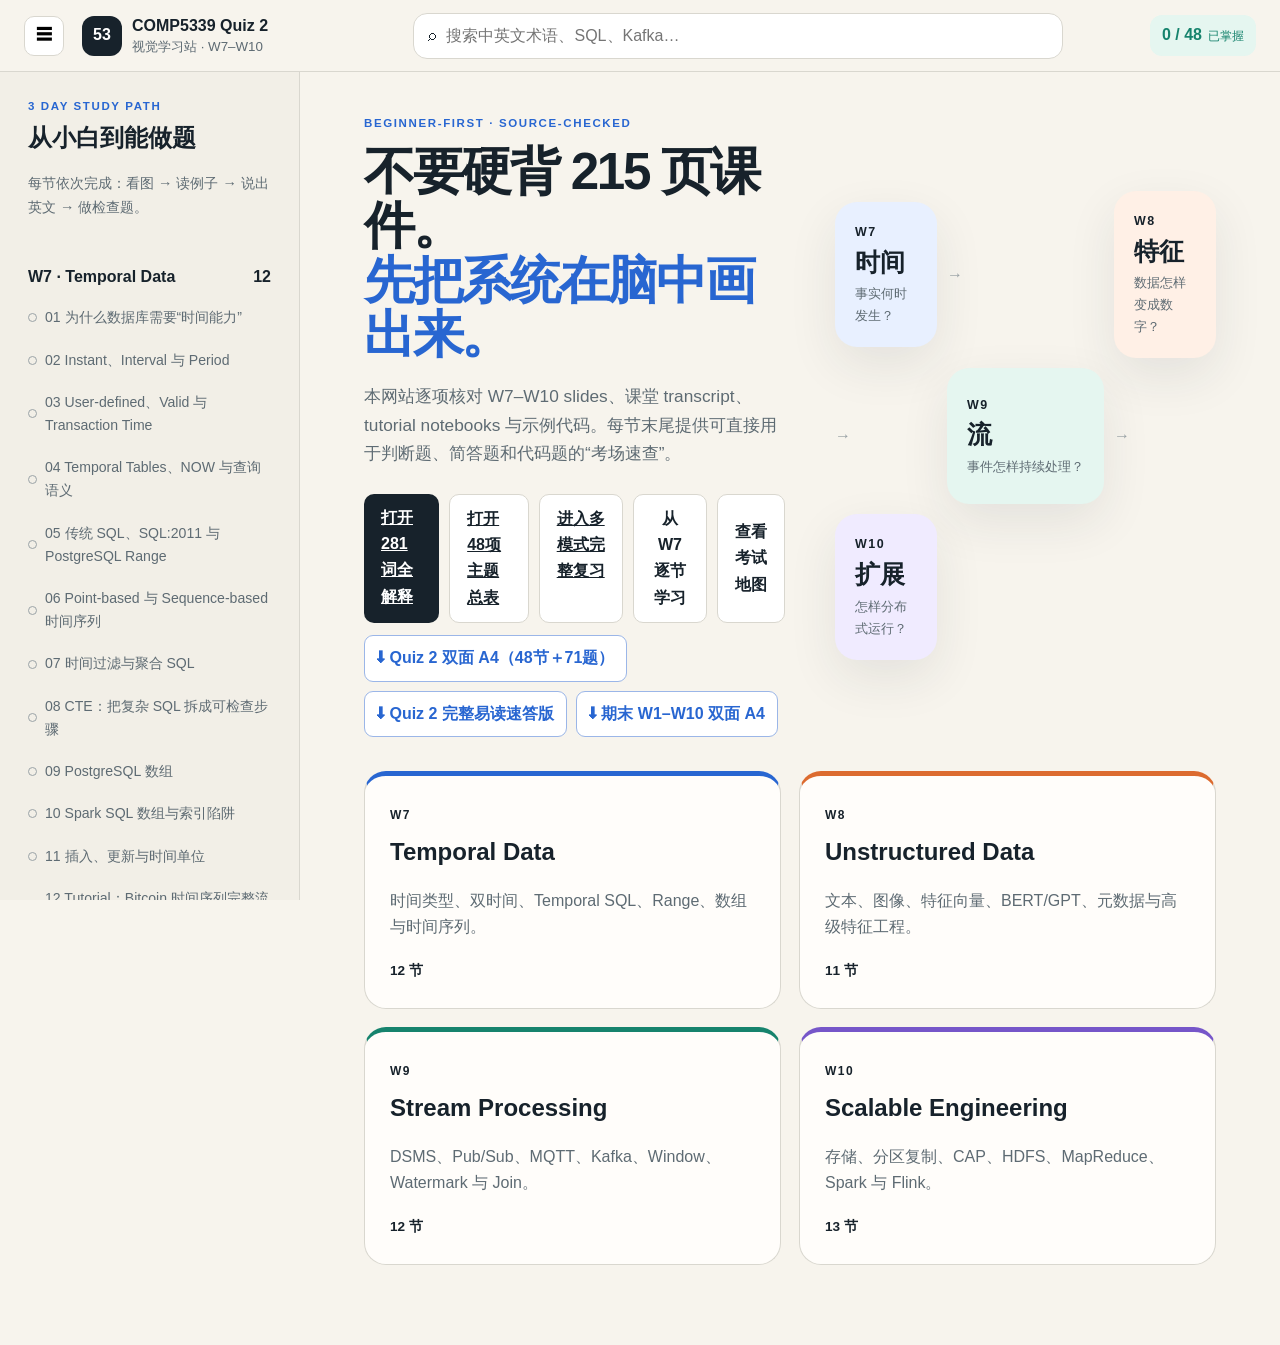
<file: index.html>
<!doctype html>
<html lang="zh-CN">
<head>
  <meta charset="utf-8">
  <meta name="viewport" content="width=device-width,initial-scale=1">
  <meta name="description" content="COMP5339 Quiz 2 Week 7–10 零基础图文复习网站">
  <title>COMP5339 Quiz 2 视觉学习站</title>
  <link rel="stylesheet" href="styles.css">
</head>
<body>
  <header class="topbar">
    <button id="menuButton" class="icon-button" aria-label="打开课程目录">☰</button>
    <div class="brand"><span class="brand-mark">53</span><div><b>COMP5339 Quiz 2</b><small>视觉学习站 · W7–W10</small></div></div>
    <label class="search"><span>⌕</span><input id="searchInput" type="search" placeholder="搜索中英文术语、SQL、Kafka…" aria-label="搜索课程内容"></label>
    <div class="progress-pill"><span id="progressText">0 / 48</span><span>已掌握</span></div>
  </header>
  <div class="layout">
    <aside id="sidebar" class="sidebar">
      <div class="sidebar-intro"><p class="eyebrow">3 DAY STUDY PATH</p><h2>从小白到能做题</h2><p>每节依次完成：看图 → 读例子 → 说出英文 → 做检查题。</p></div>
      <nav id="courseNav" aria-label="课程目录"></nav>
      <button id="resetProgress" class="ghost-button">重置学习进度</button>
    </aside>
    <main id="main" class="main">
      <section id="hero" class="hero">
        <div><p class="eyebrow">BEGINNER-FIRST · SOURCE-CHECKED</p><h1>不要硬背 215 页课件。<br><em>先把系统在脑中画出来。</em></h1><p class="hero-copy">本网站逐项核对 W7–W10 slides、课堂 transcript、tutorial notebooks 与示例代码。每节末尾提供可直接用于判断题、简答题和代码题的“考场速查”。</p><div class="hero-actions"><a class="primary-button" href="glossary.html">打开281词全解释</a><a class="secondary-button" href="exam-table.html">打开48项主题总表</a><a class="secondary-button" href="study.html">进入多模式完整复习</a><button class="secondary-button" data-route="w7-01">从 W7 逐节学习</button><button class="secondary-button" data-route="exam-map">查看考试地图</button></div><div class="cheat-downloads"><a href="assets/COMP5339_Quiz2_W7-W10_A4_Double_Sided_Cheatsheet.pdf" download>⬇ Quiz 2 双面 A4（48节＋71题）</a><a href="assets/COMP5339_Quiz2_Complete_Rapid_Review.pdf" download>⬇ Quiz 2 完整易读速答版</a><a href="assets/COMP5339_Final_W1-W10_A4_Double_Sided_Cheatsheet.pdf" download>⬇ 期末 W1–W10 双面 A4</a></div></div>
        <div class="hero-map" aria-label="四周知识关系图"><div class="map-node n1"><b>W7</b><span>时间</span><small>事实何时发生？</small></div><i>→</i><div class="map-node n2"><b>W8</b><span>特征</span><small>数据怎样变成数字？</small></div><i>→</i><div class="map-node n3"><b>W9</b><span>流</span><small>事件怎样持续处理？</small></div><i>→</i><div class="map-node n4"><b>W10</b><span>扩展</span><small>怎样分布式运行？</small></div></div>
      </section>
      <section id="dashboard" class="dashboard">
        <div class="week-card w7" data-route="w7-01"><span>W7</span><h2>Temporal Data</h2><p>时间类型、双时间、Temporal SQL、Range、数组与时间序列。</p><b>12 节</b></div>
        <div class="week-card w8" data-route="w8-01"><span>W8</span><h2>Unstructured Data</h2><p>文本、图像、特征向量、BERT/GPT、元数据与高级特征工程。</p><b>11 节</b></div>
        <div class="week-card w9" data-route="w9-01"><span>W9</span><h2>Stream Processing</h2><p>DSMS、Pub/Sub、MQTT、Kafka、Window、Watermark 与 Join。</p><b>12 节</b></div>
        <div class="week-card w10" data-route="w10-01"><span>W10</span><h2>Scalable Engineering</h2><p>存储、分区复制、CAP、HDFS、MapReduce、Spark 与 Flink。</p><b>13 节</b></div>
      </section>
      <section id="lessonView" class="lesson-view" hidden><div class="lesson-topline"><button id="backHome" class="ghost-button">← 总览</button><div class="lesson-actions"><button id="prevLesson" class="icon-button" aria-label="上一节">←</button><button id="nextLesson" class="icon-button" aria-label="下一节">→</button></div></div><article id="lessonContent"></article><div class="mastery-box"><label><input id="masteryCheck" type="checkbox"><span><b>我能不看答案复述这一节</b><small>只有能自己说出来，才算掌握。</small></span></label></div></section>
      <section id="searchResults" class="search-results" hidden><div class="section-heading"><p class="eyebrow">SEARCH</p><h1>搜索结果</h1></div><div id="resultsList"></div></section>
    </main>
  </div>
  <script src="content.js"></script><script src="app.js"></script>
</body>
</html>
</file>
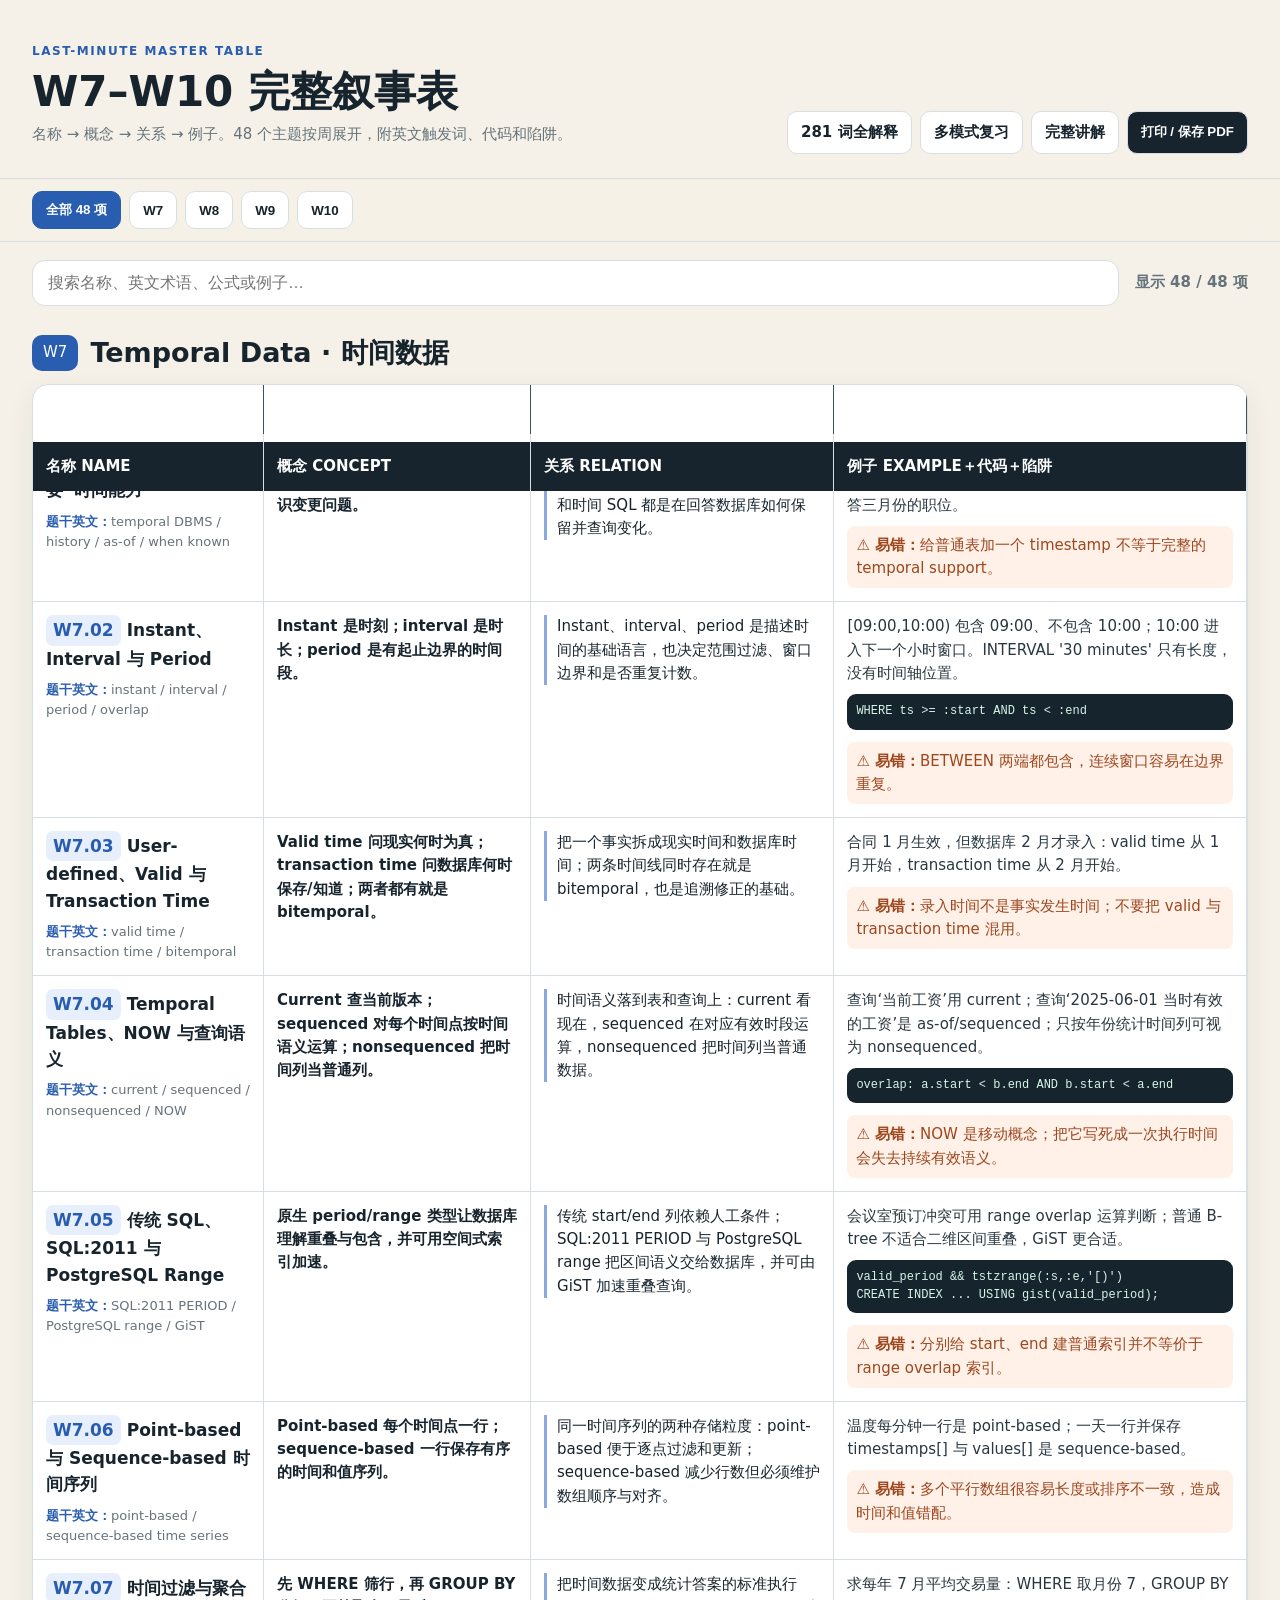
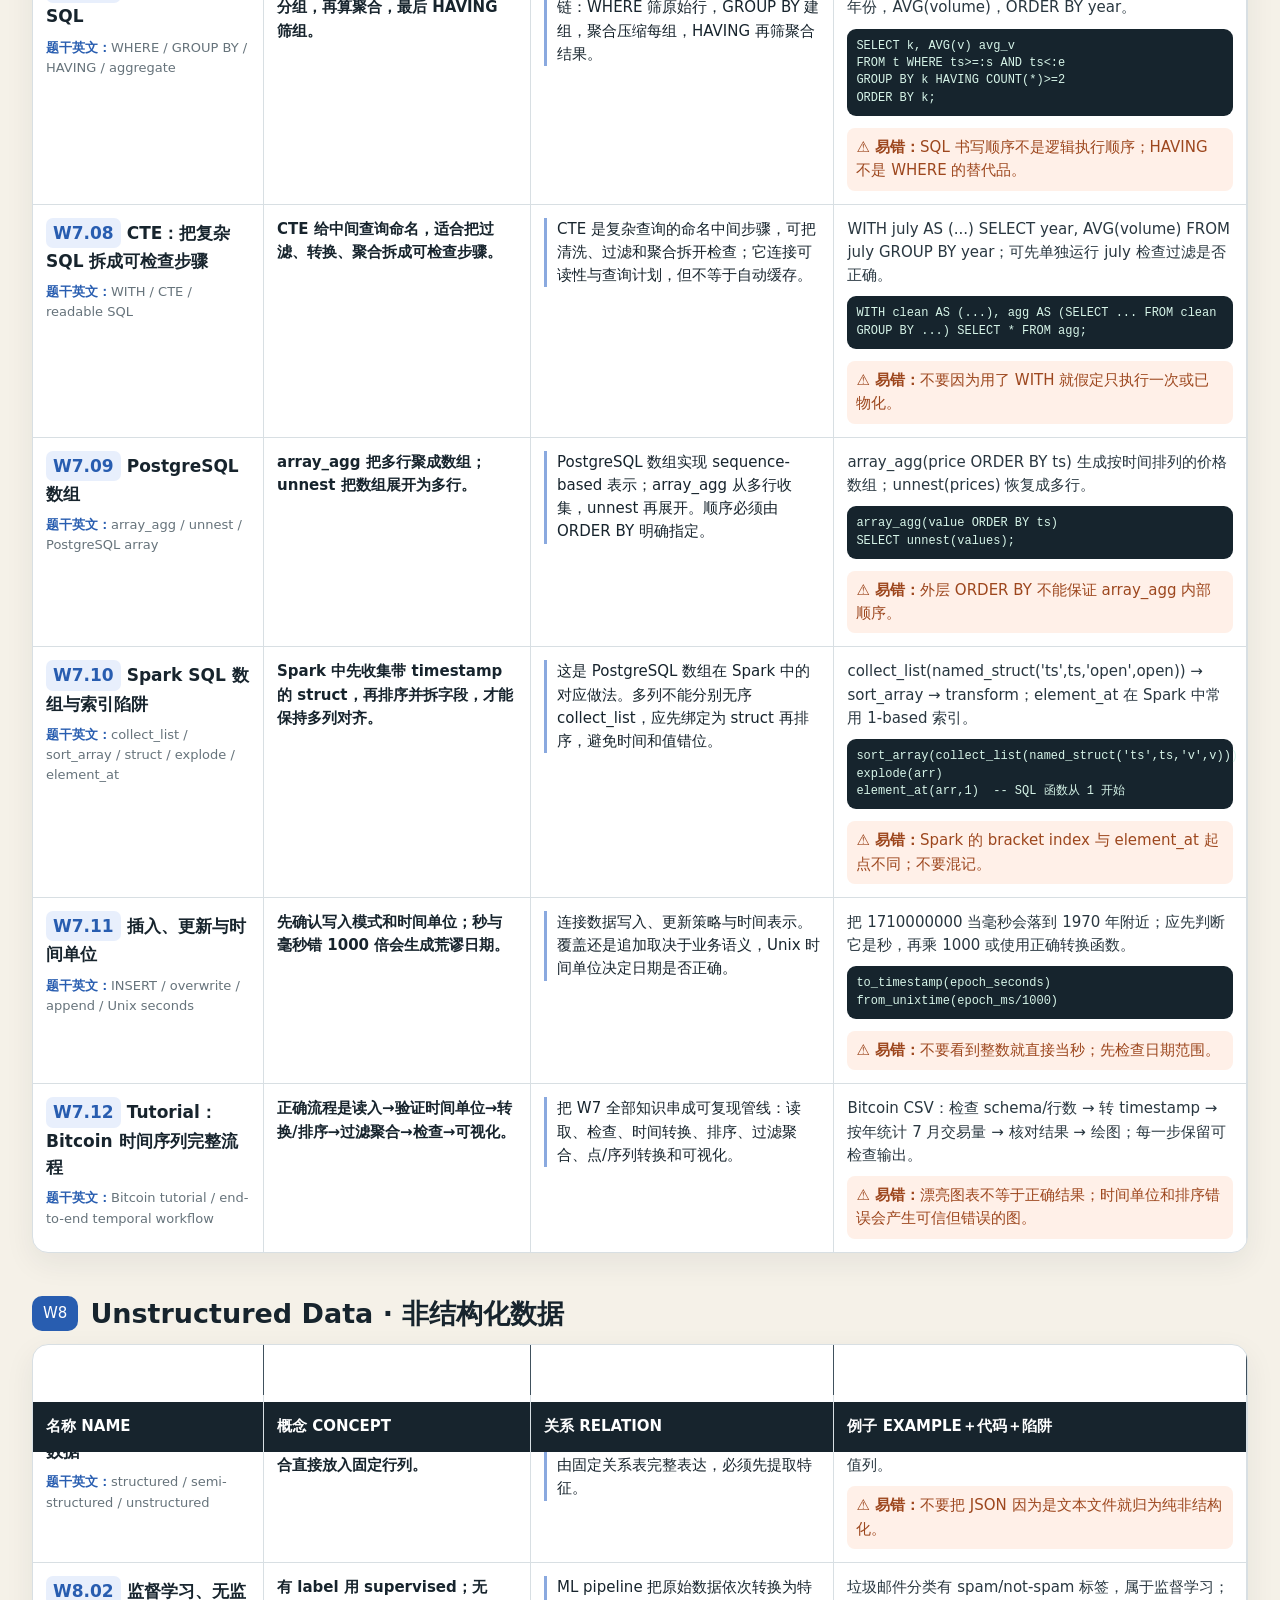
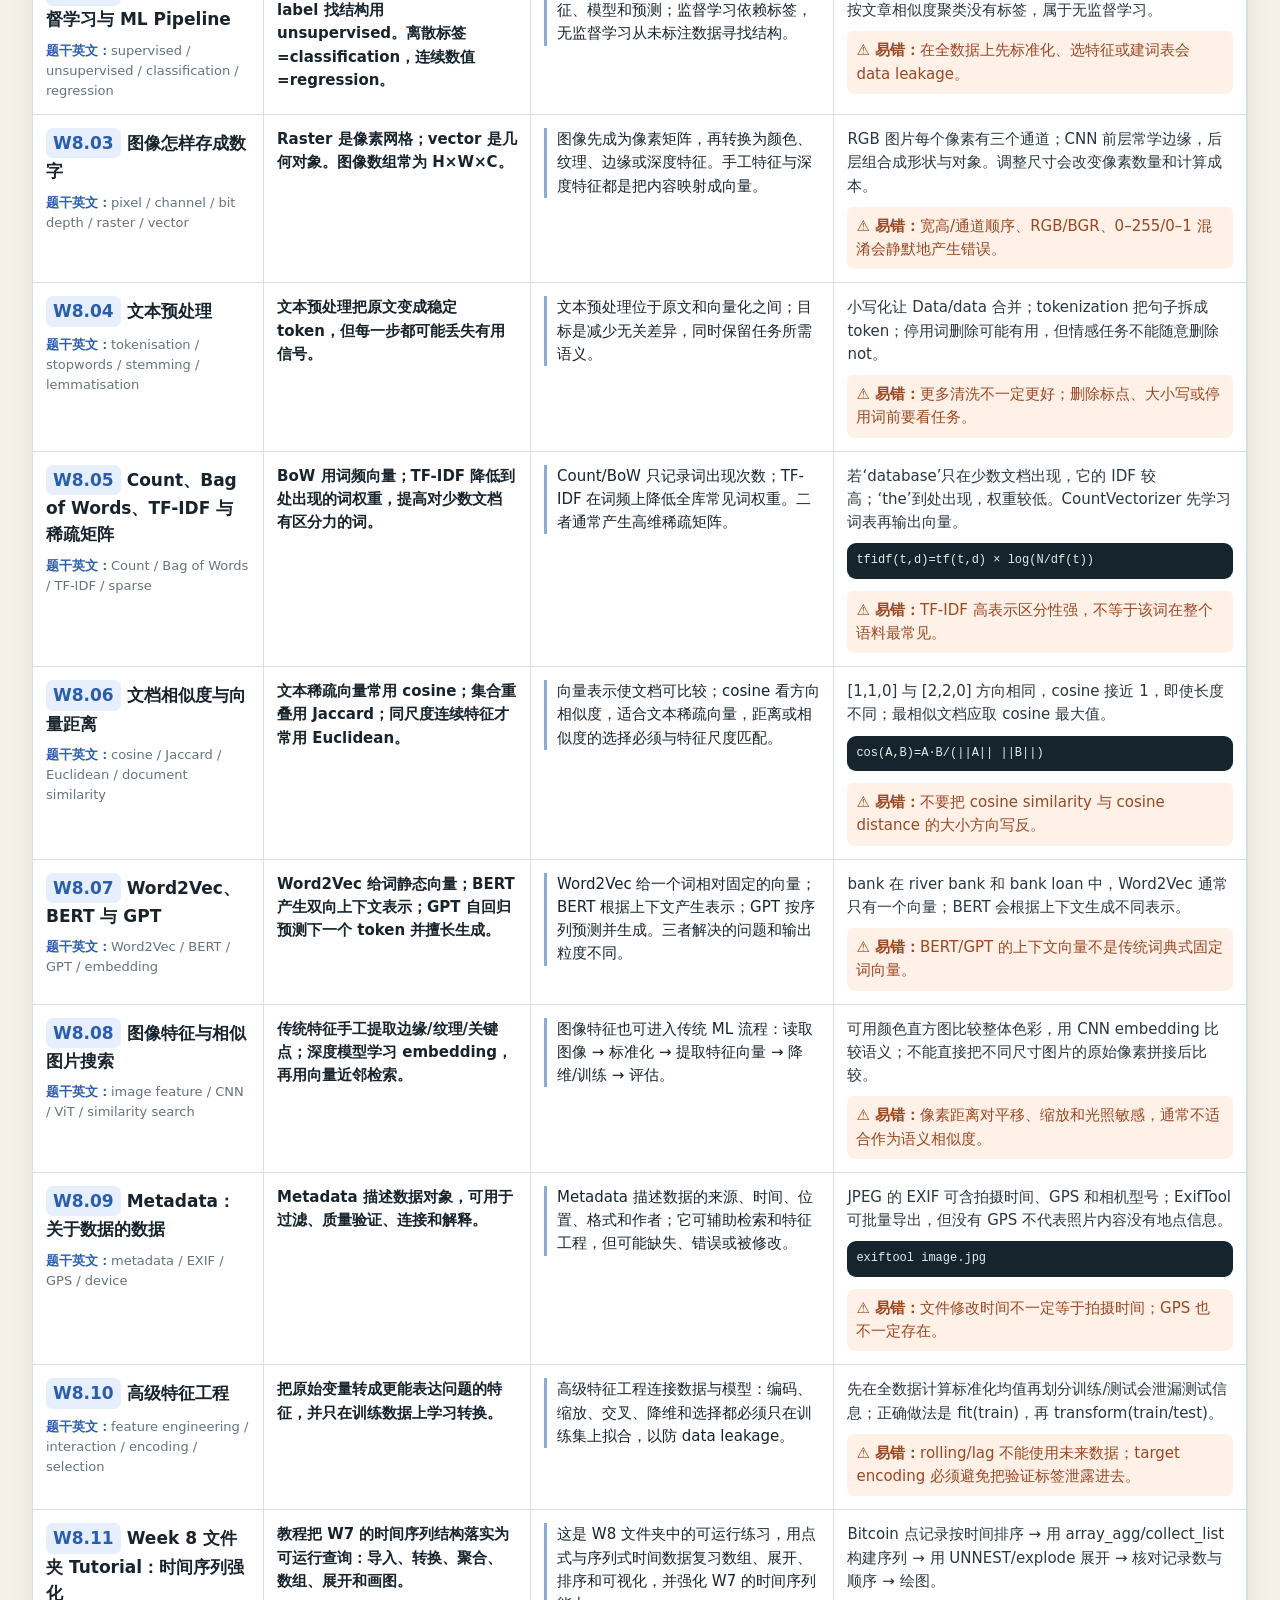
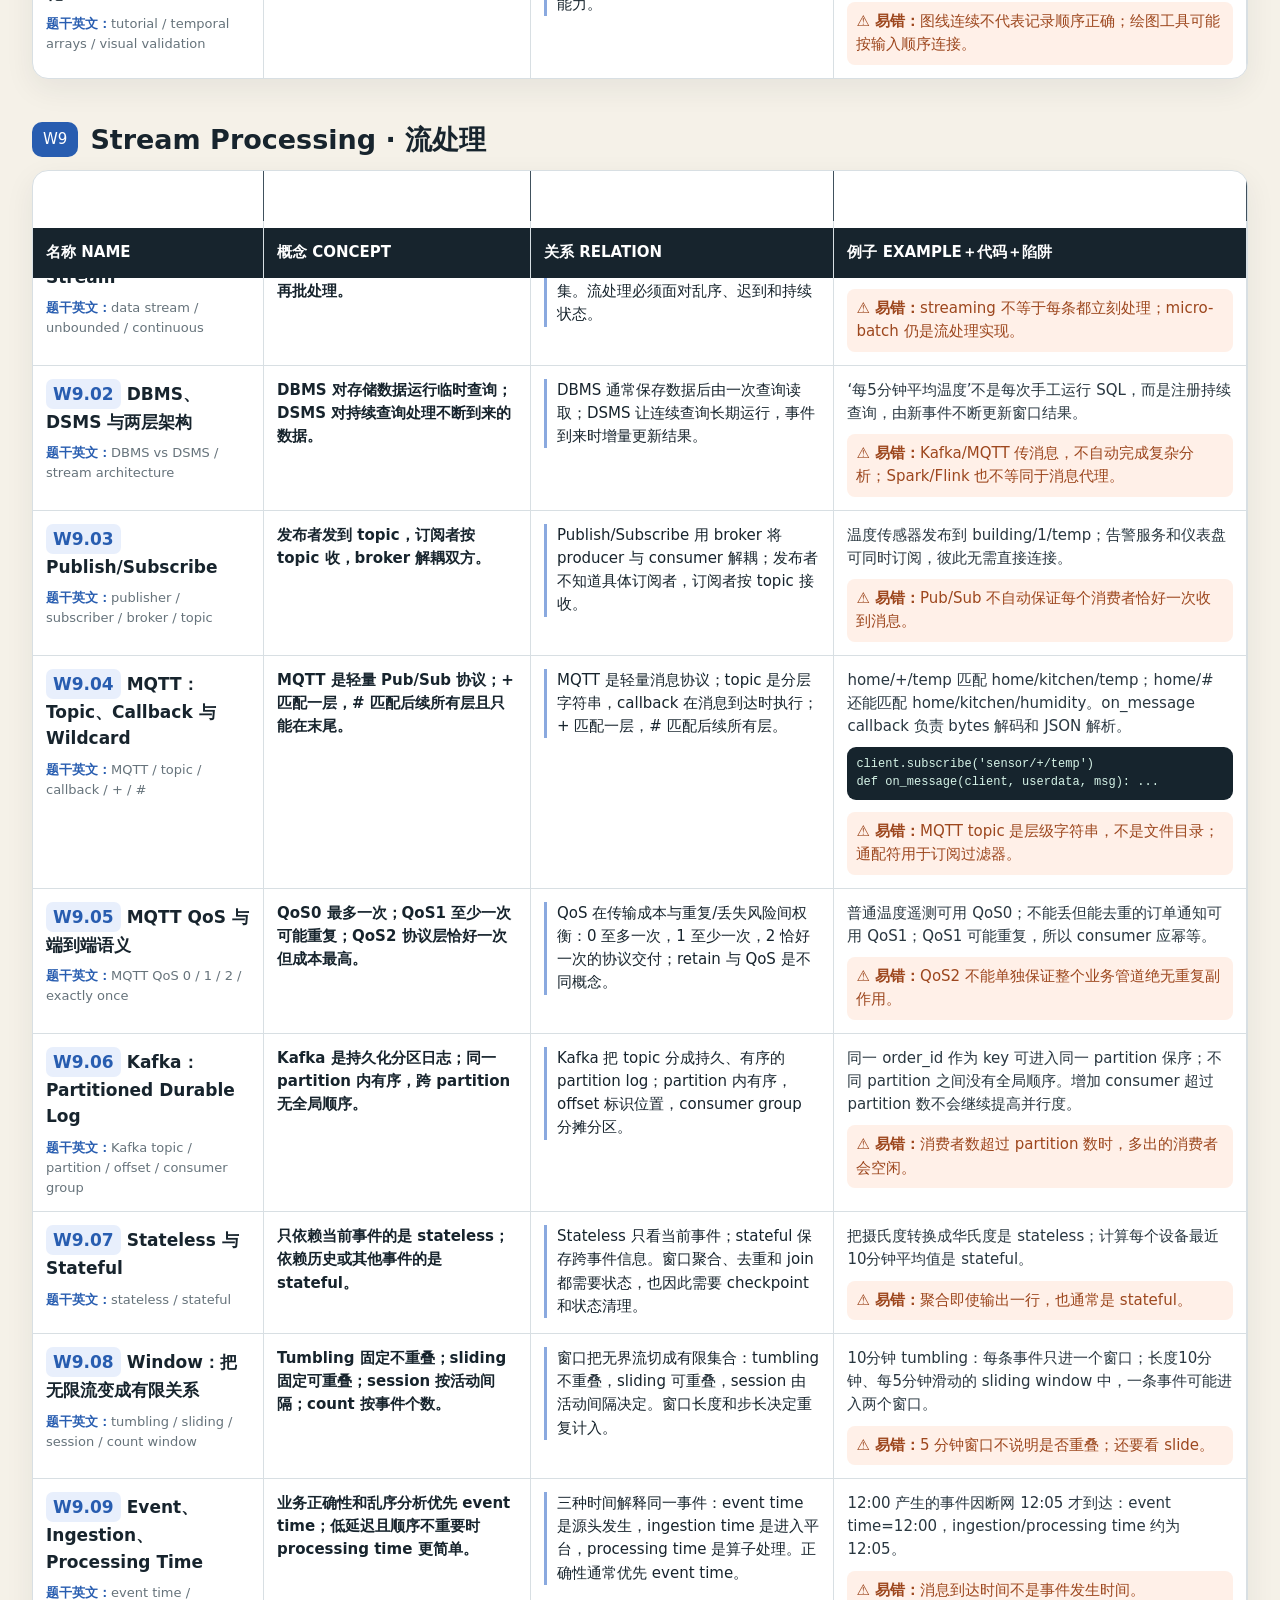
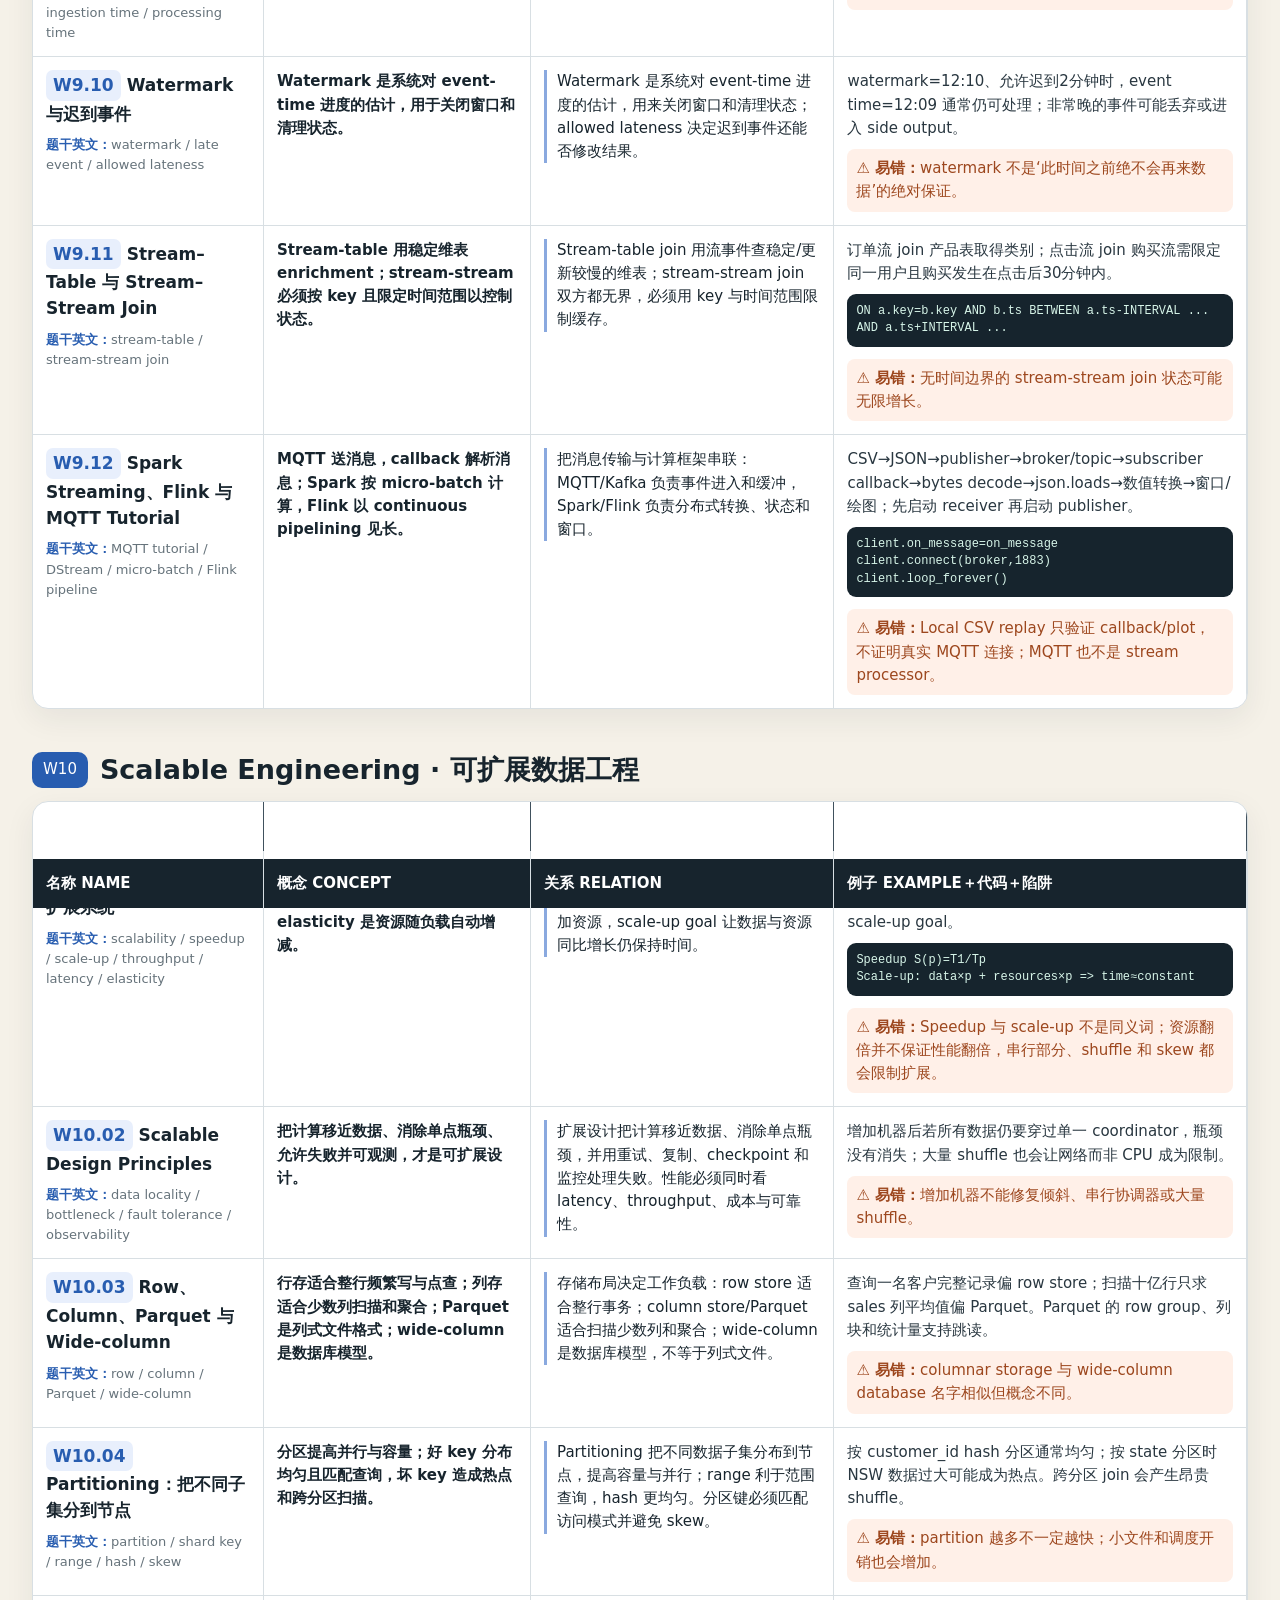
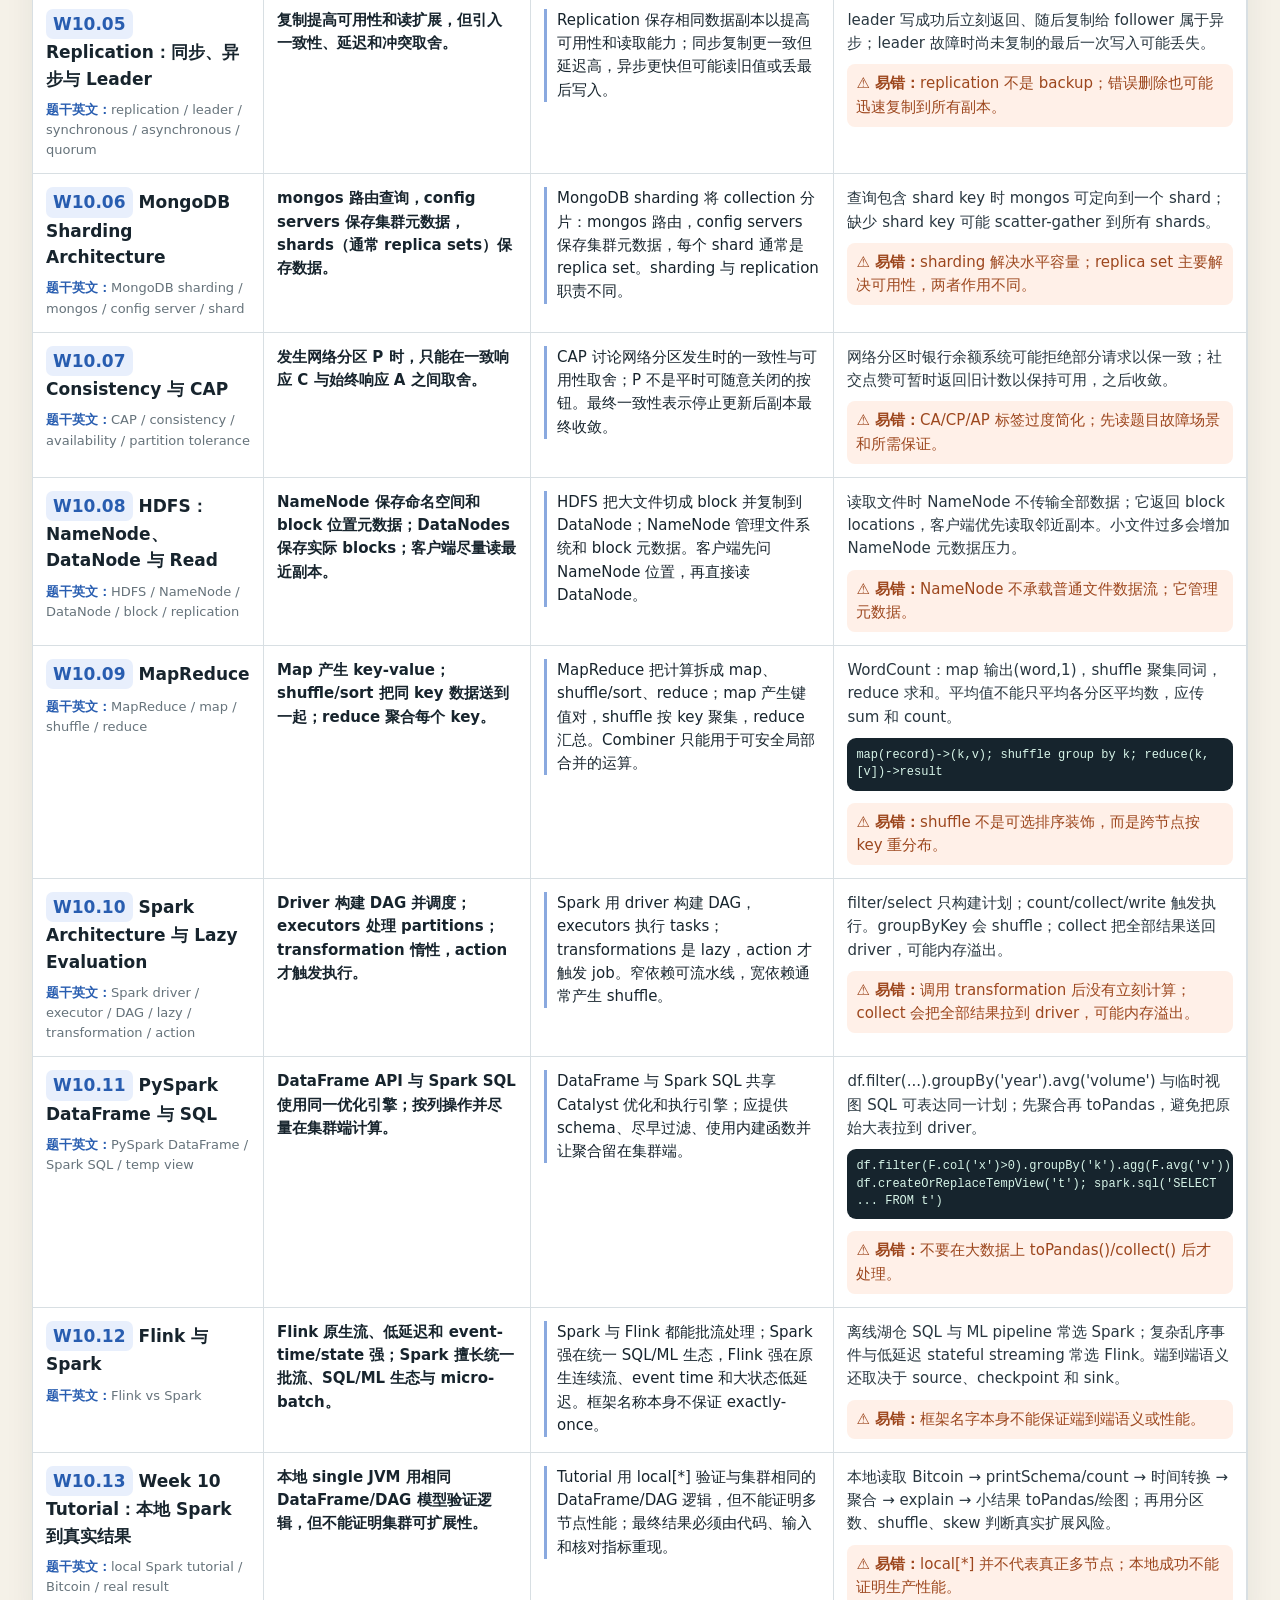
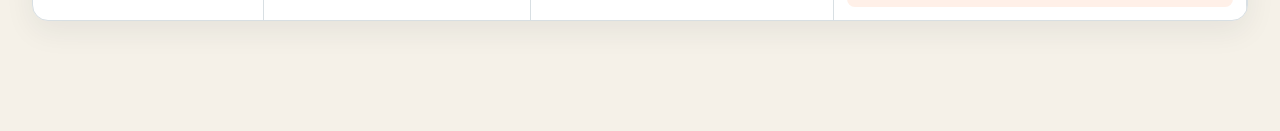
<file: exam-table.html>
<!doctype html>
<html lang="zh-CN">
<head>
  <meta charset="utf-8">
  <meta name="viewport" content="width=device-width,initial-scale=1">
  <meta name="description" content="COMP5339 Quiz 2 W7-W10 名称、概念、关系与例子完整叙事表">
  <title>COMP5339 W7–W10 完整叙事表</title>
  <link rel="stylesheet" href="exam-table.css">
</head>
<body>
  <header>
    <div><p class="eyebrow">LAST-MINUTE MASTER TABLE</p><h1>W7–W10 完整叙事表</h1><p>名称 → 概念 → 关系 → 例子。48 个主题按周展开，附英文触发词、代码和陷阱。</p></div>
    <div class="actions"><a href="glossary.html">281 词全解释</a><a href="study.html">多模式复习</a><a href="index.html">完整讲解</a><button id="printButton">打印 / 保存 PDF</button></div>
  </header>
  <nav id="weekNav"><button data-week="ALL" class="active">全部 48 项</button><button data-week="W7">W7</button><button data-week="W8">W8</button><button data-week="W9">W9</button><button data-week="W10">W10</button></nav>
  <section class="search"><input id="searchInput" type="search" placeholder="搜索名称、英文术语、公式或例子…"><span id="count"></span></section>
  <main id="tables"></main>
  <script src="exam-table-data.js"></script>
  <script src="exam-table.js"></script>
</body>
</html>
</file>
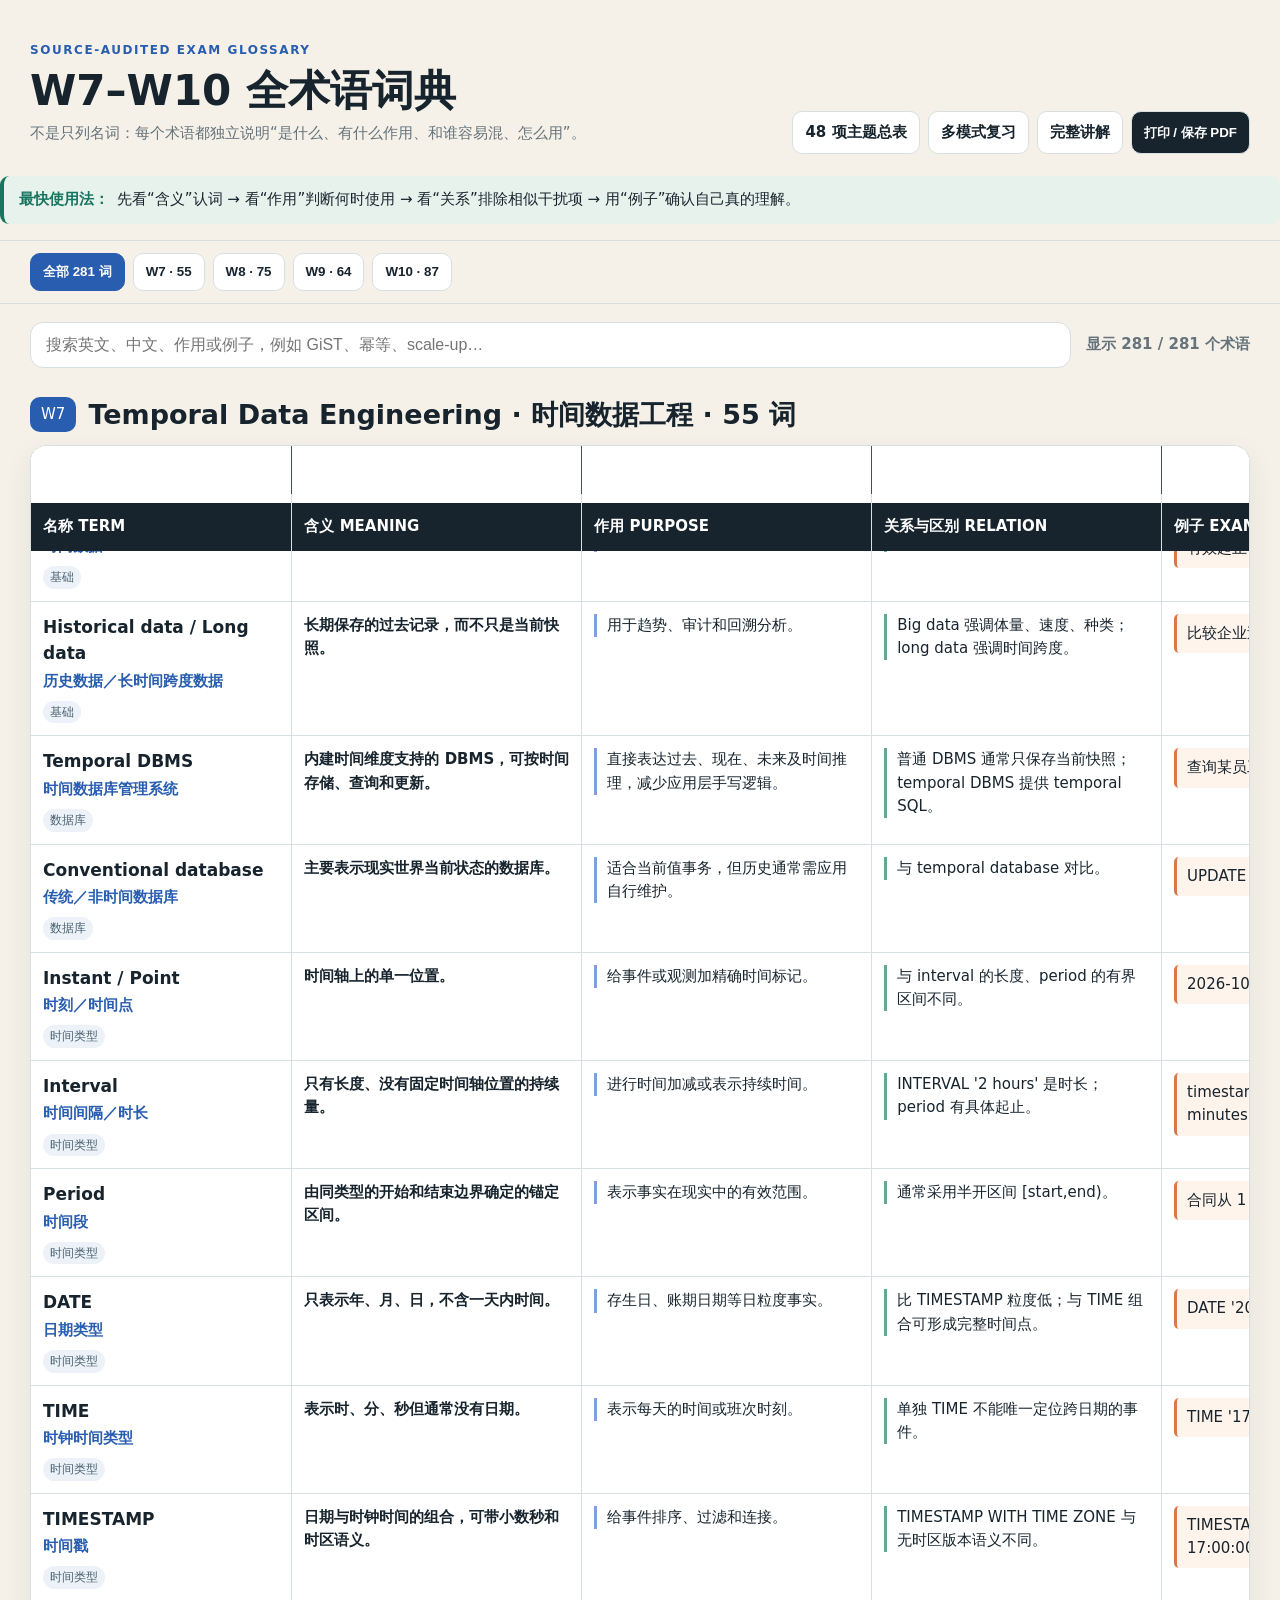
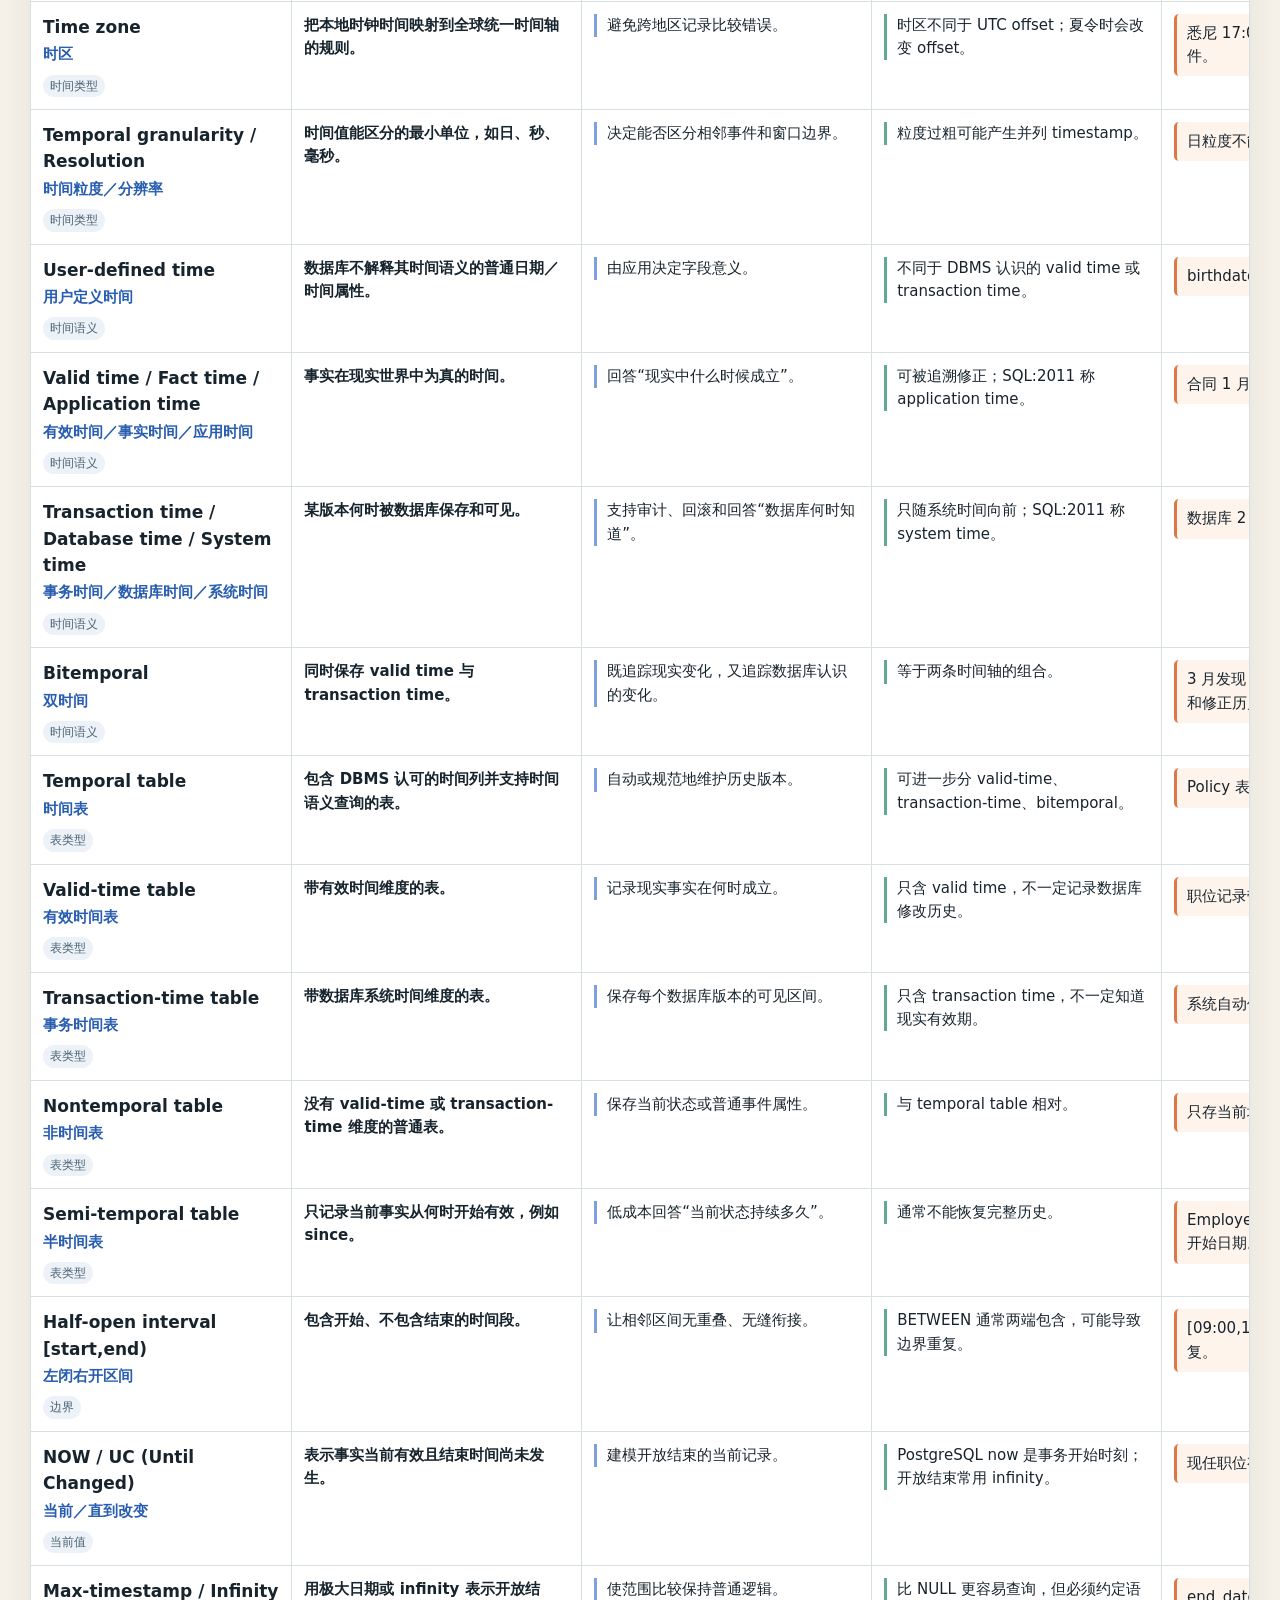
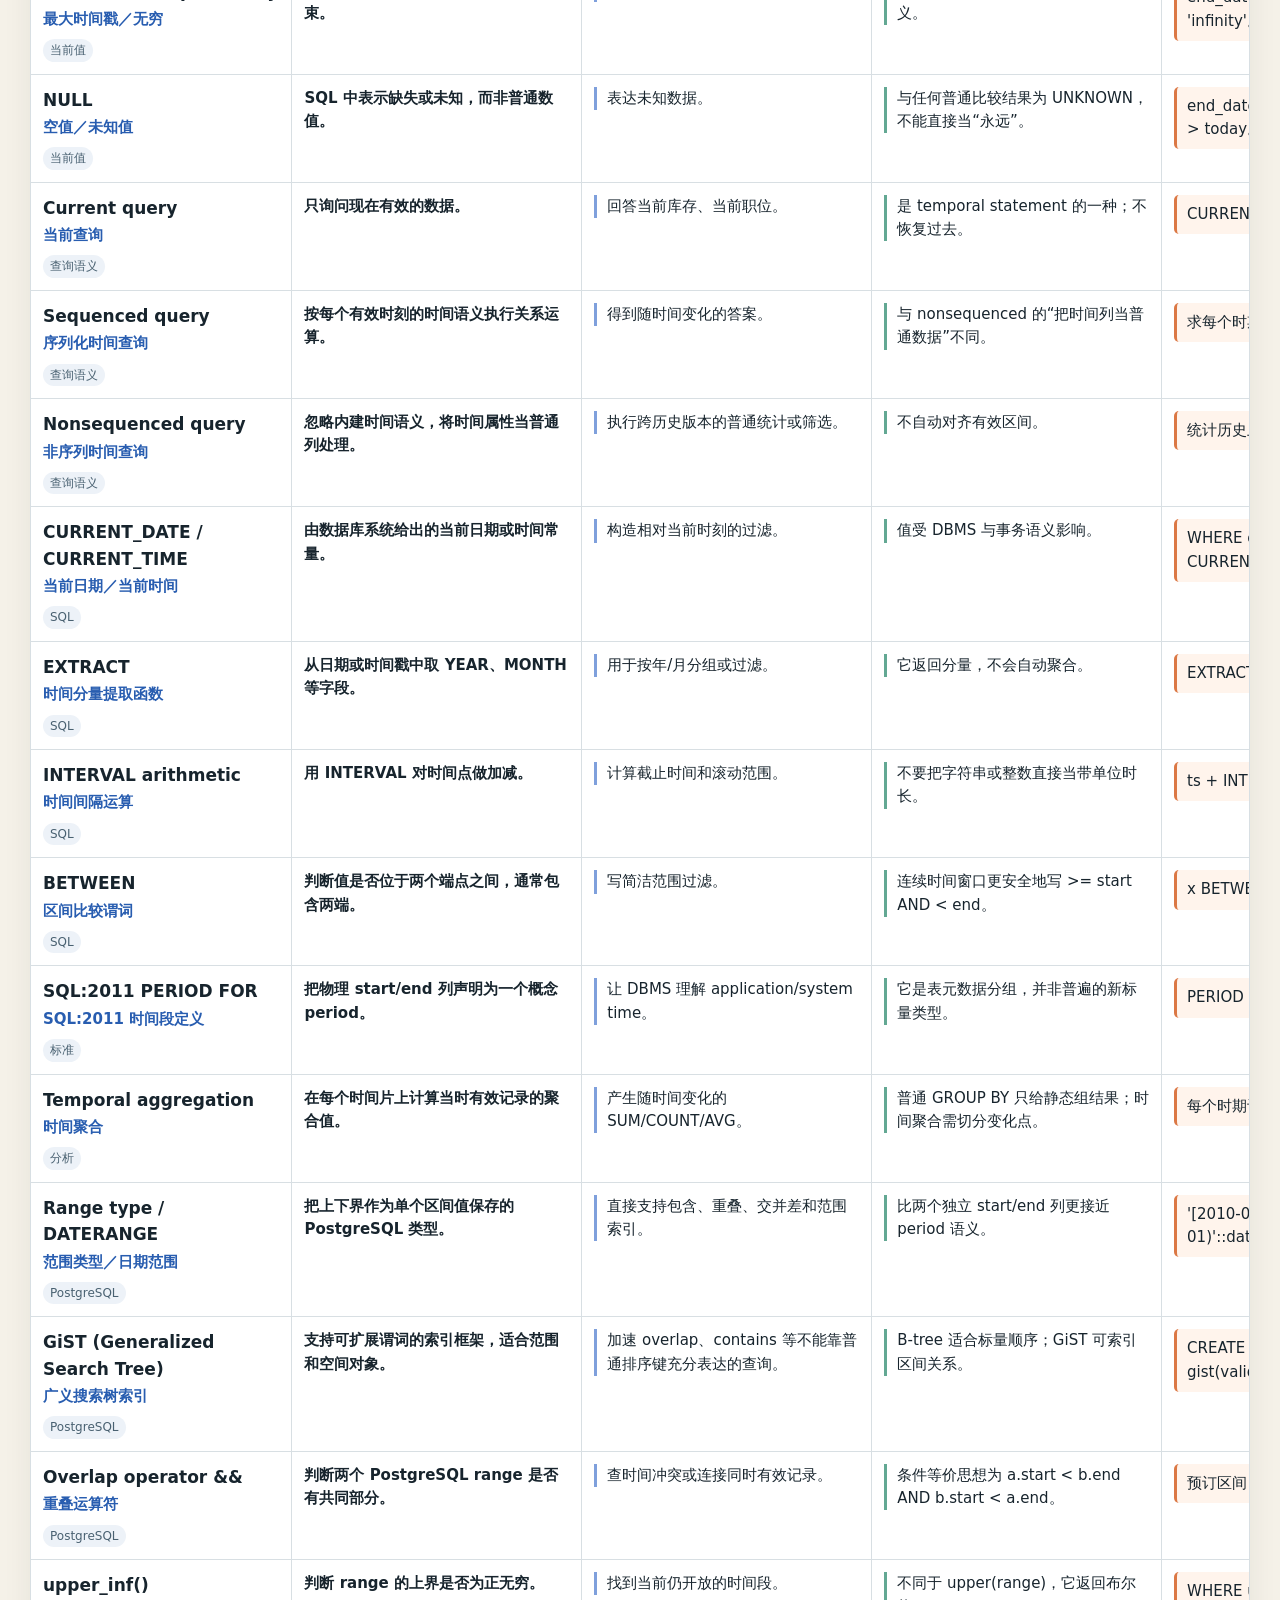
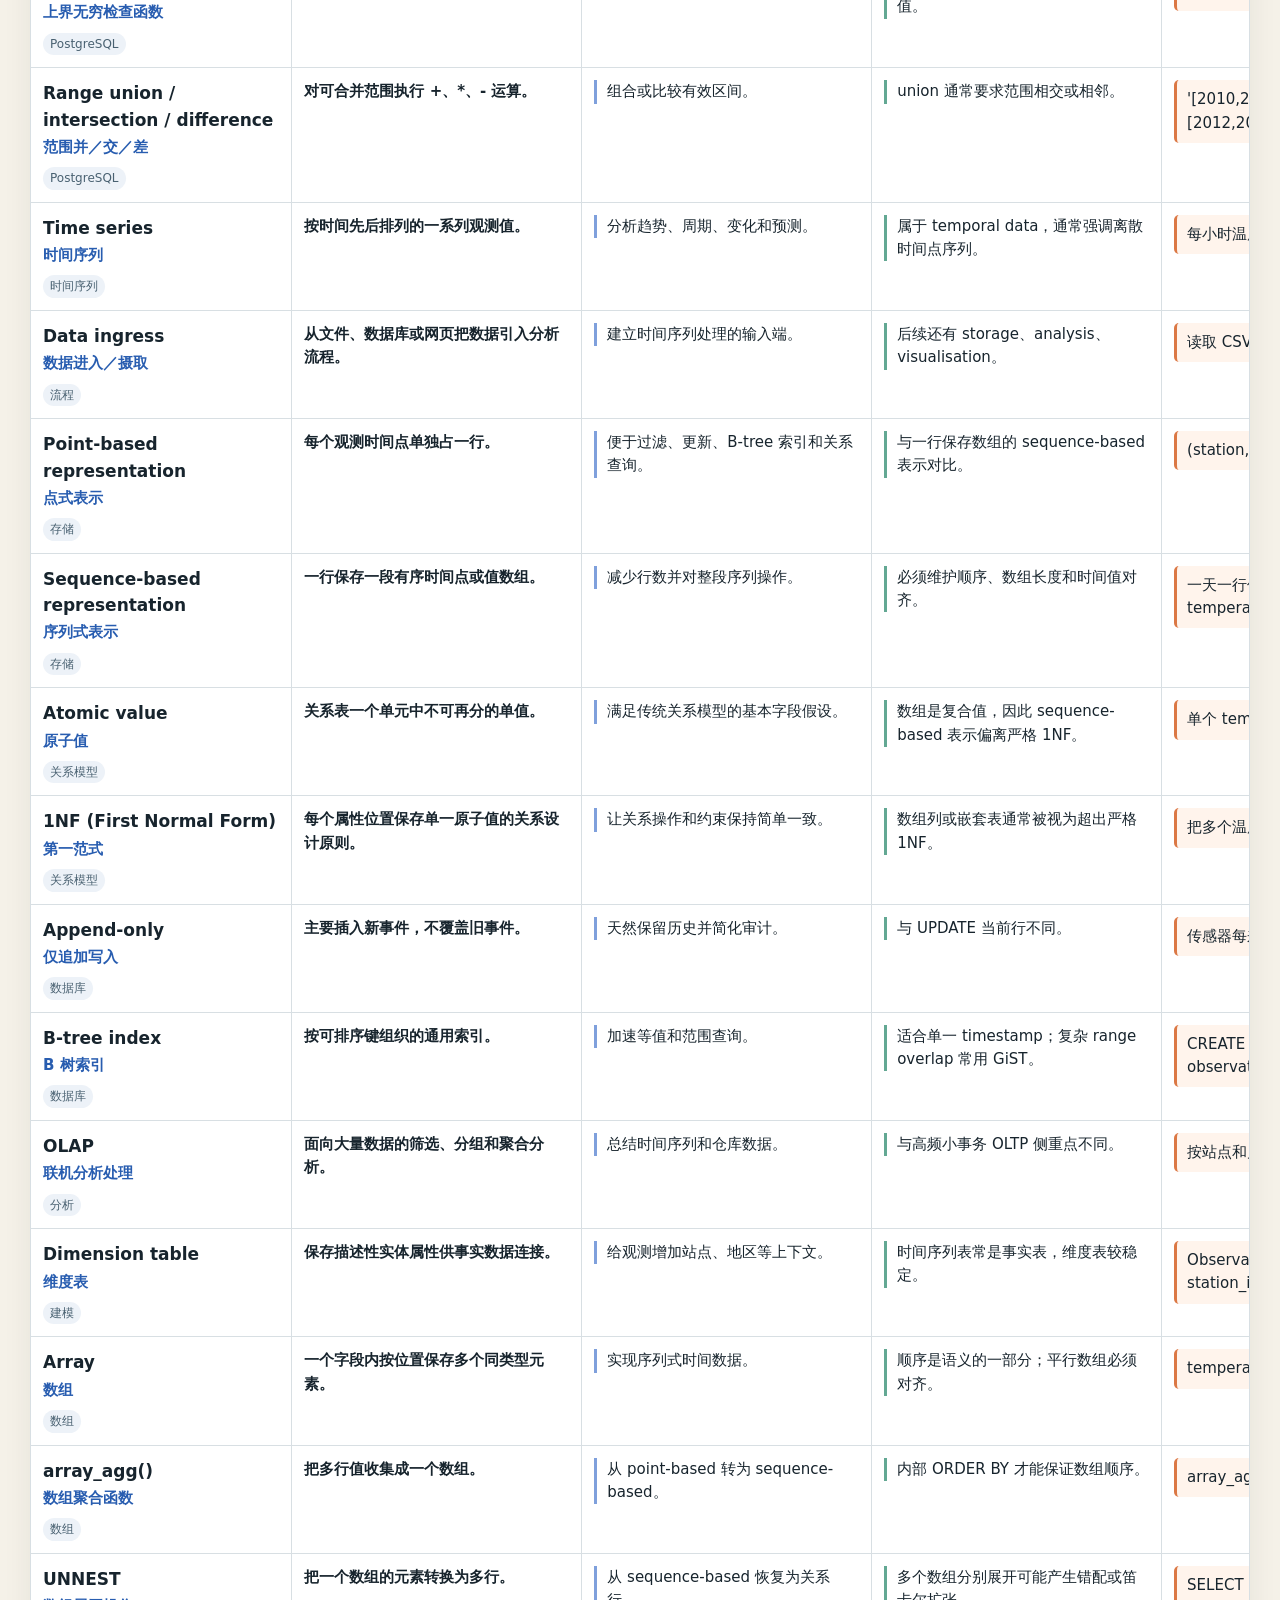
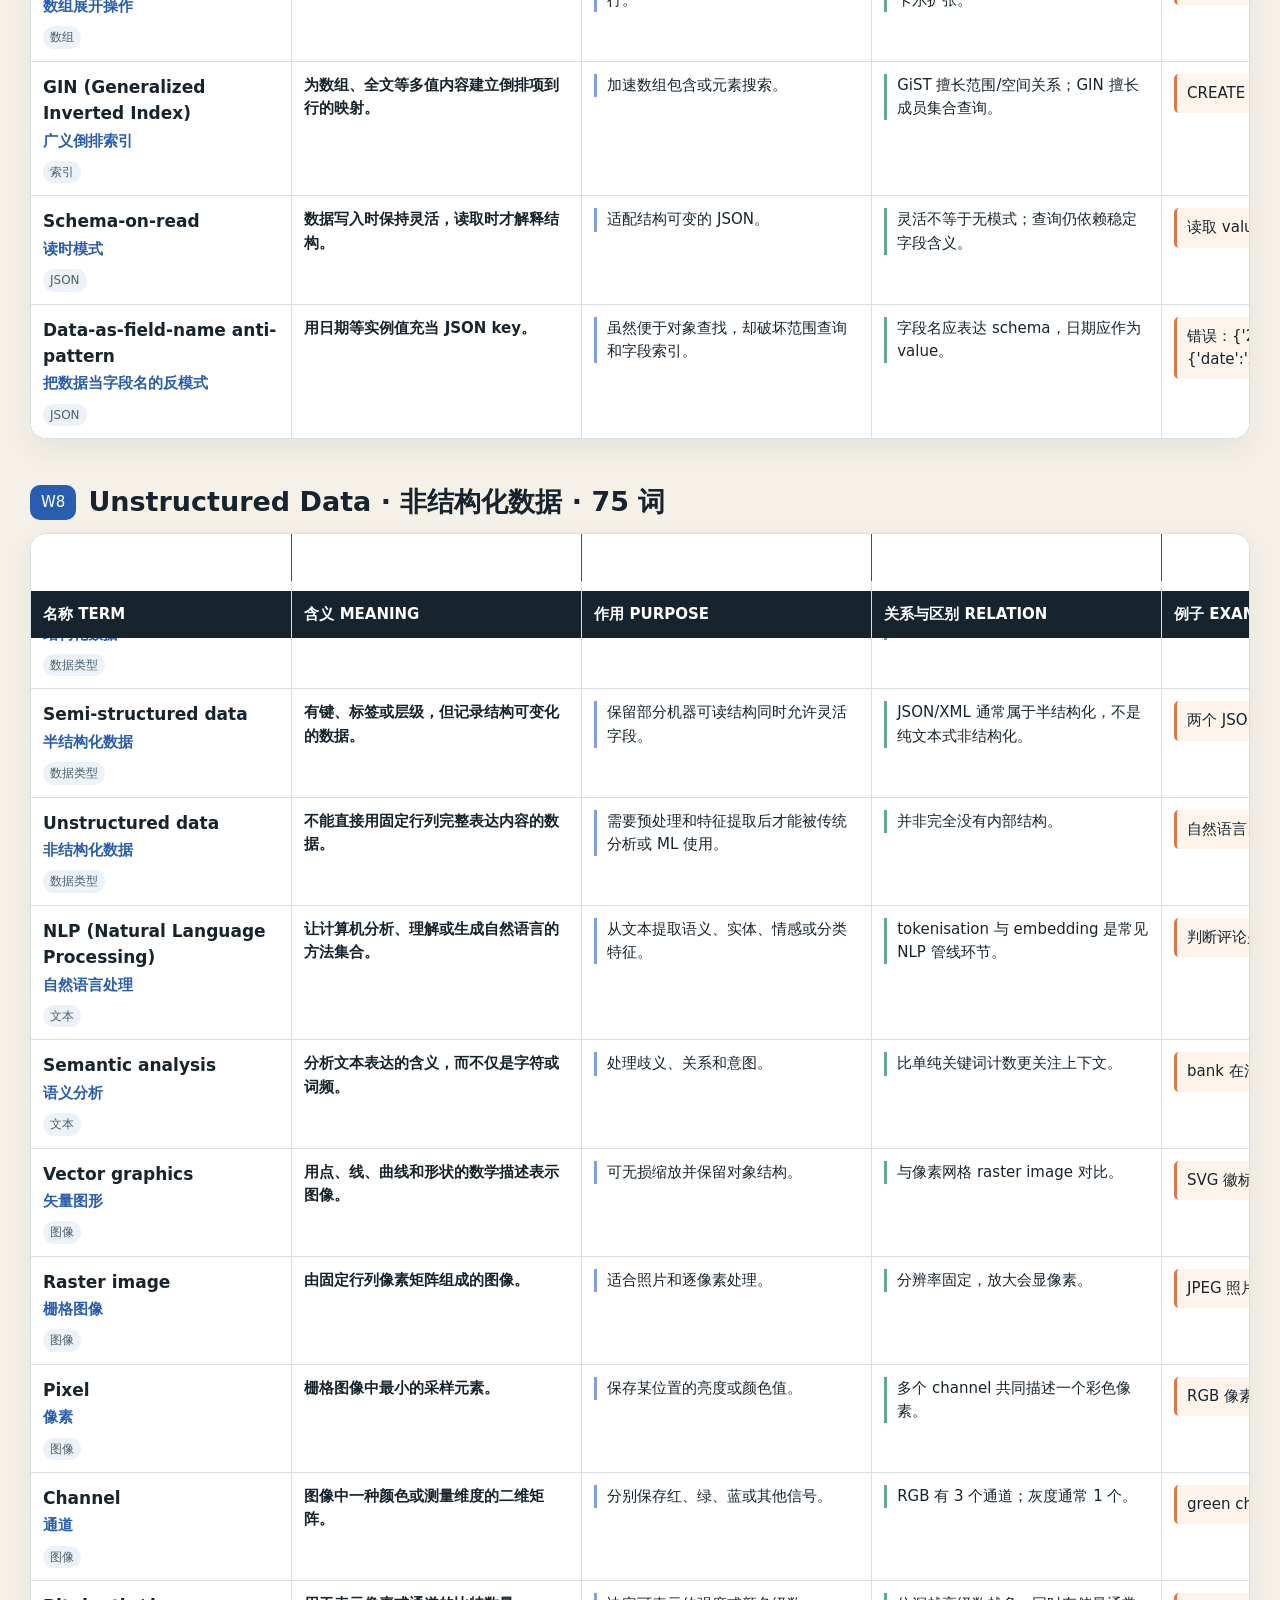
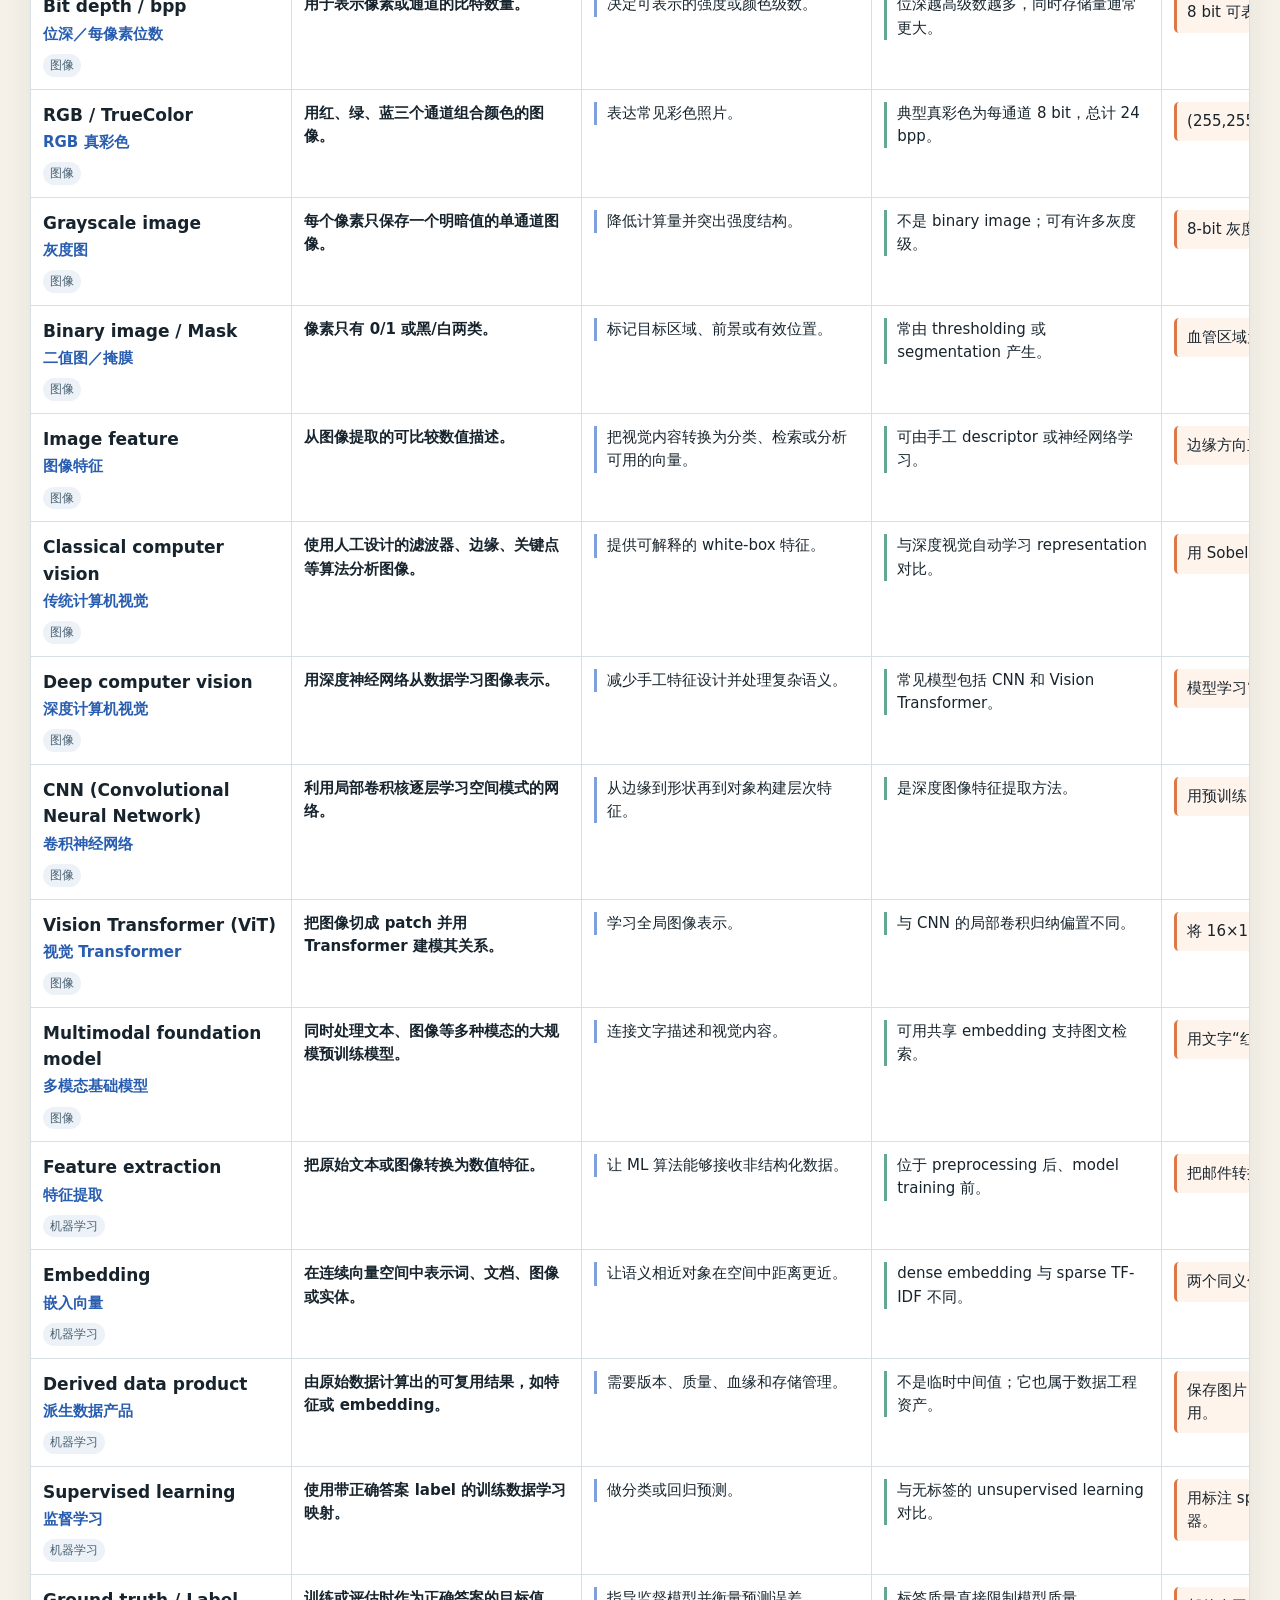
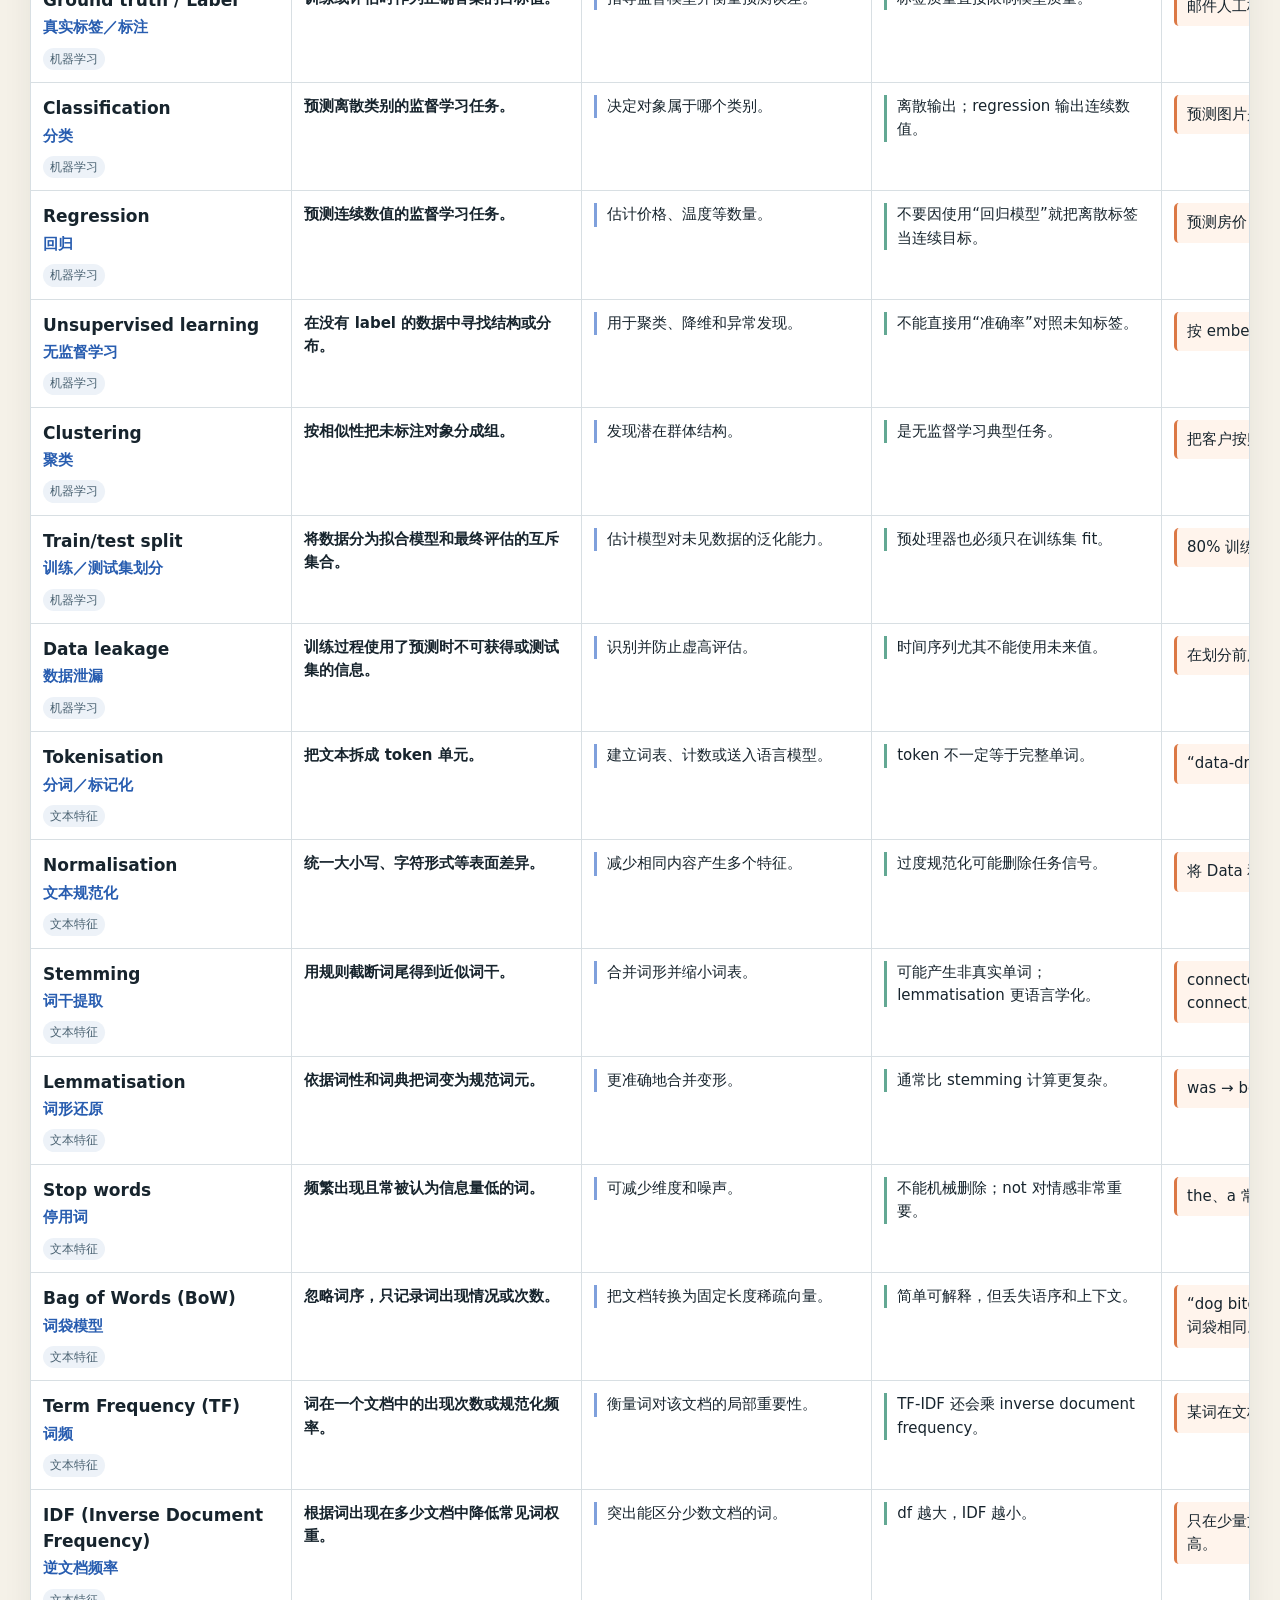
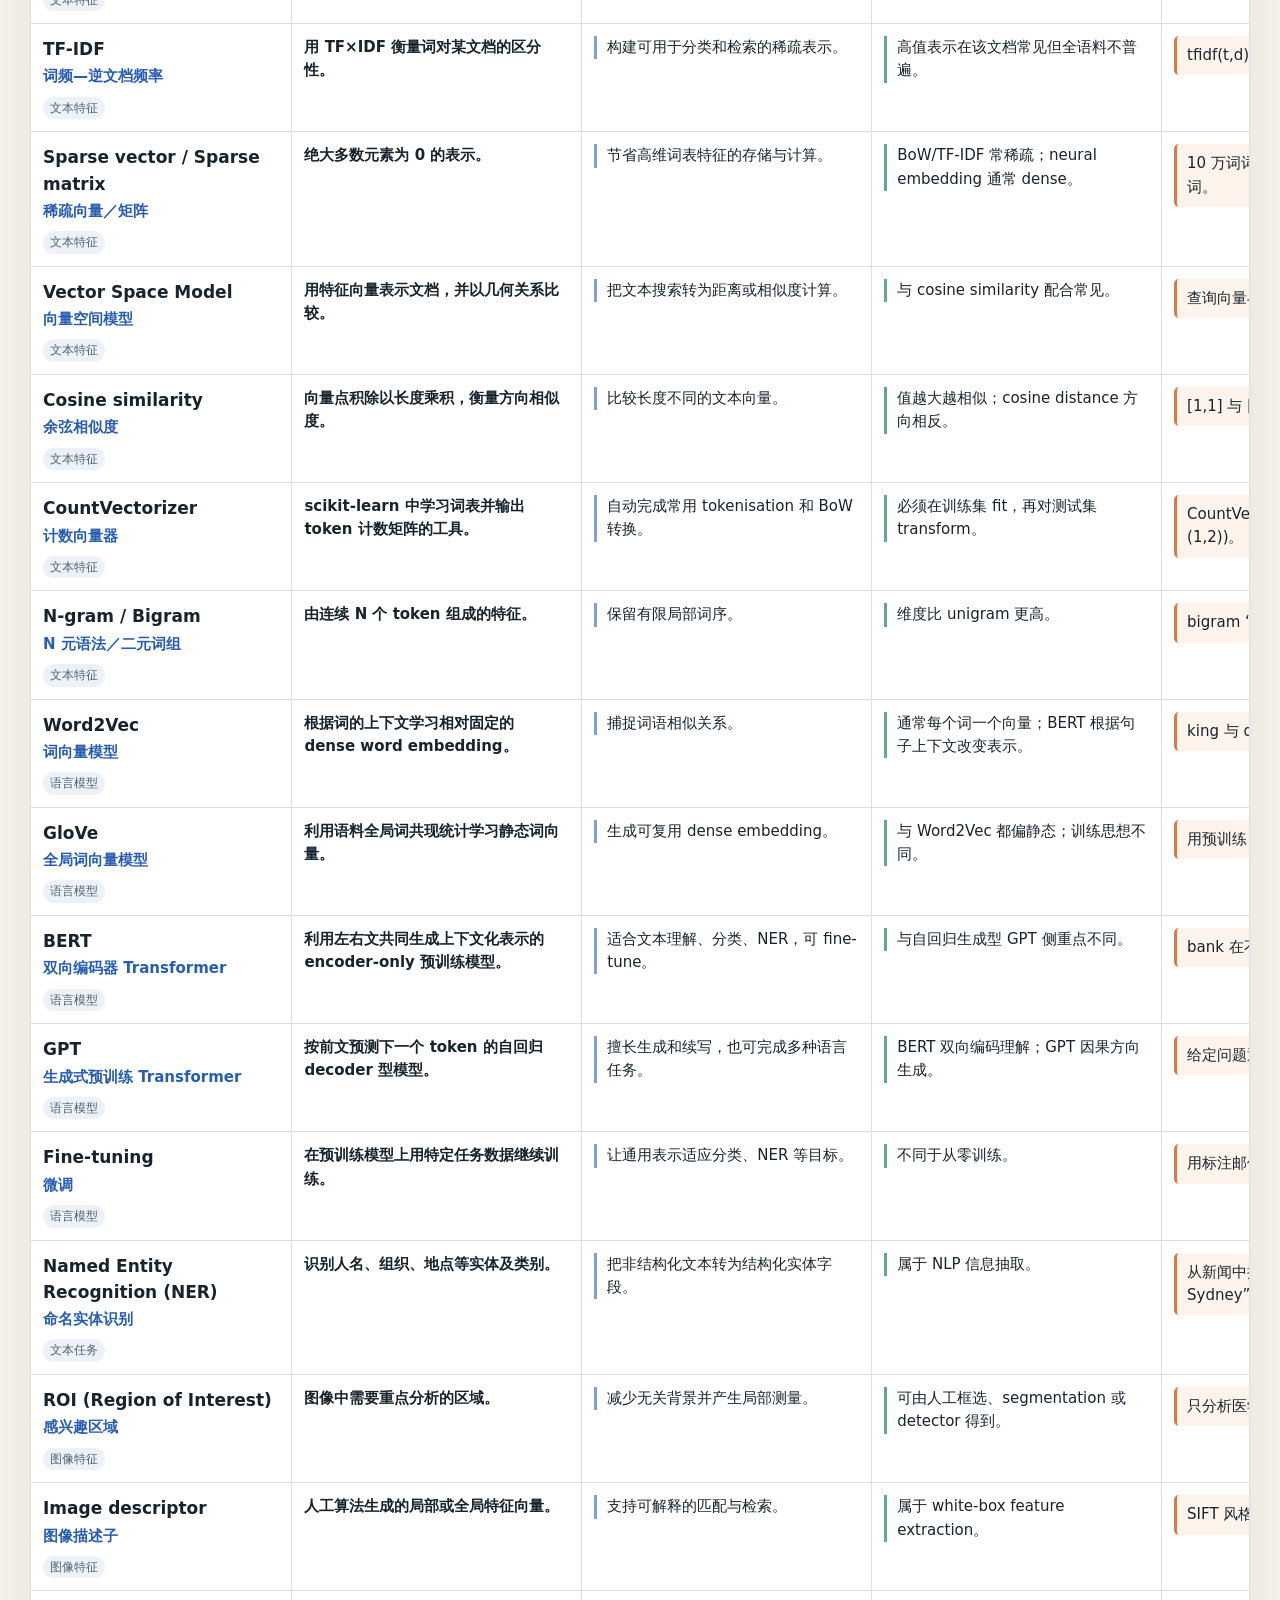
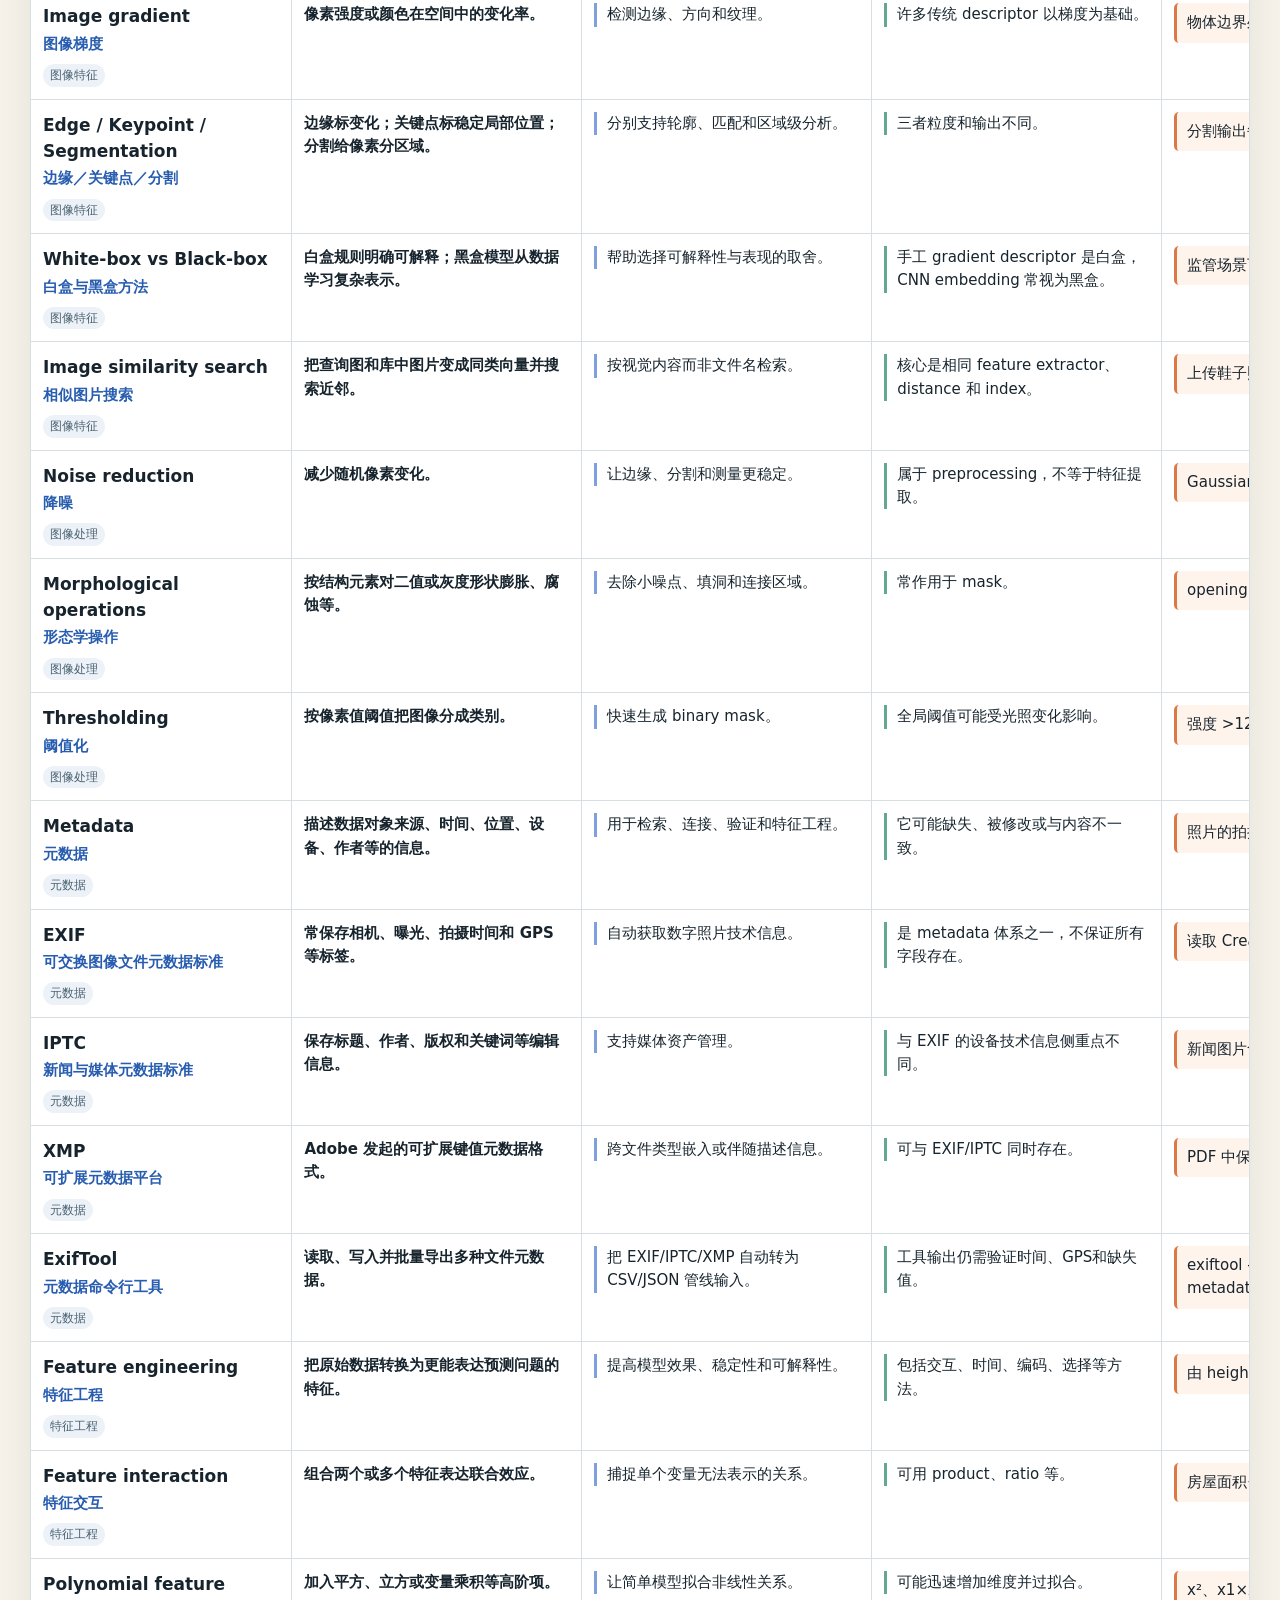
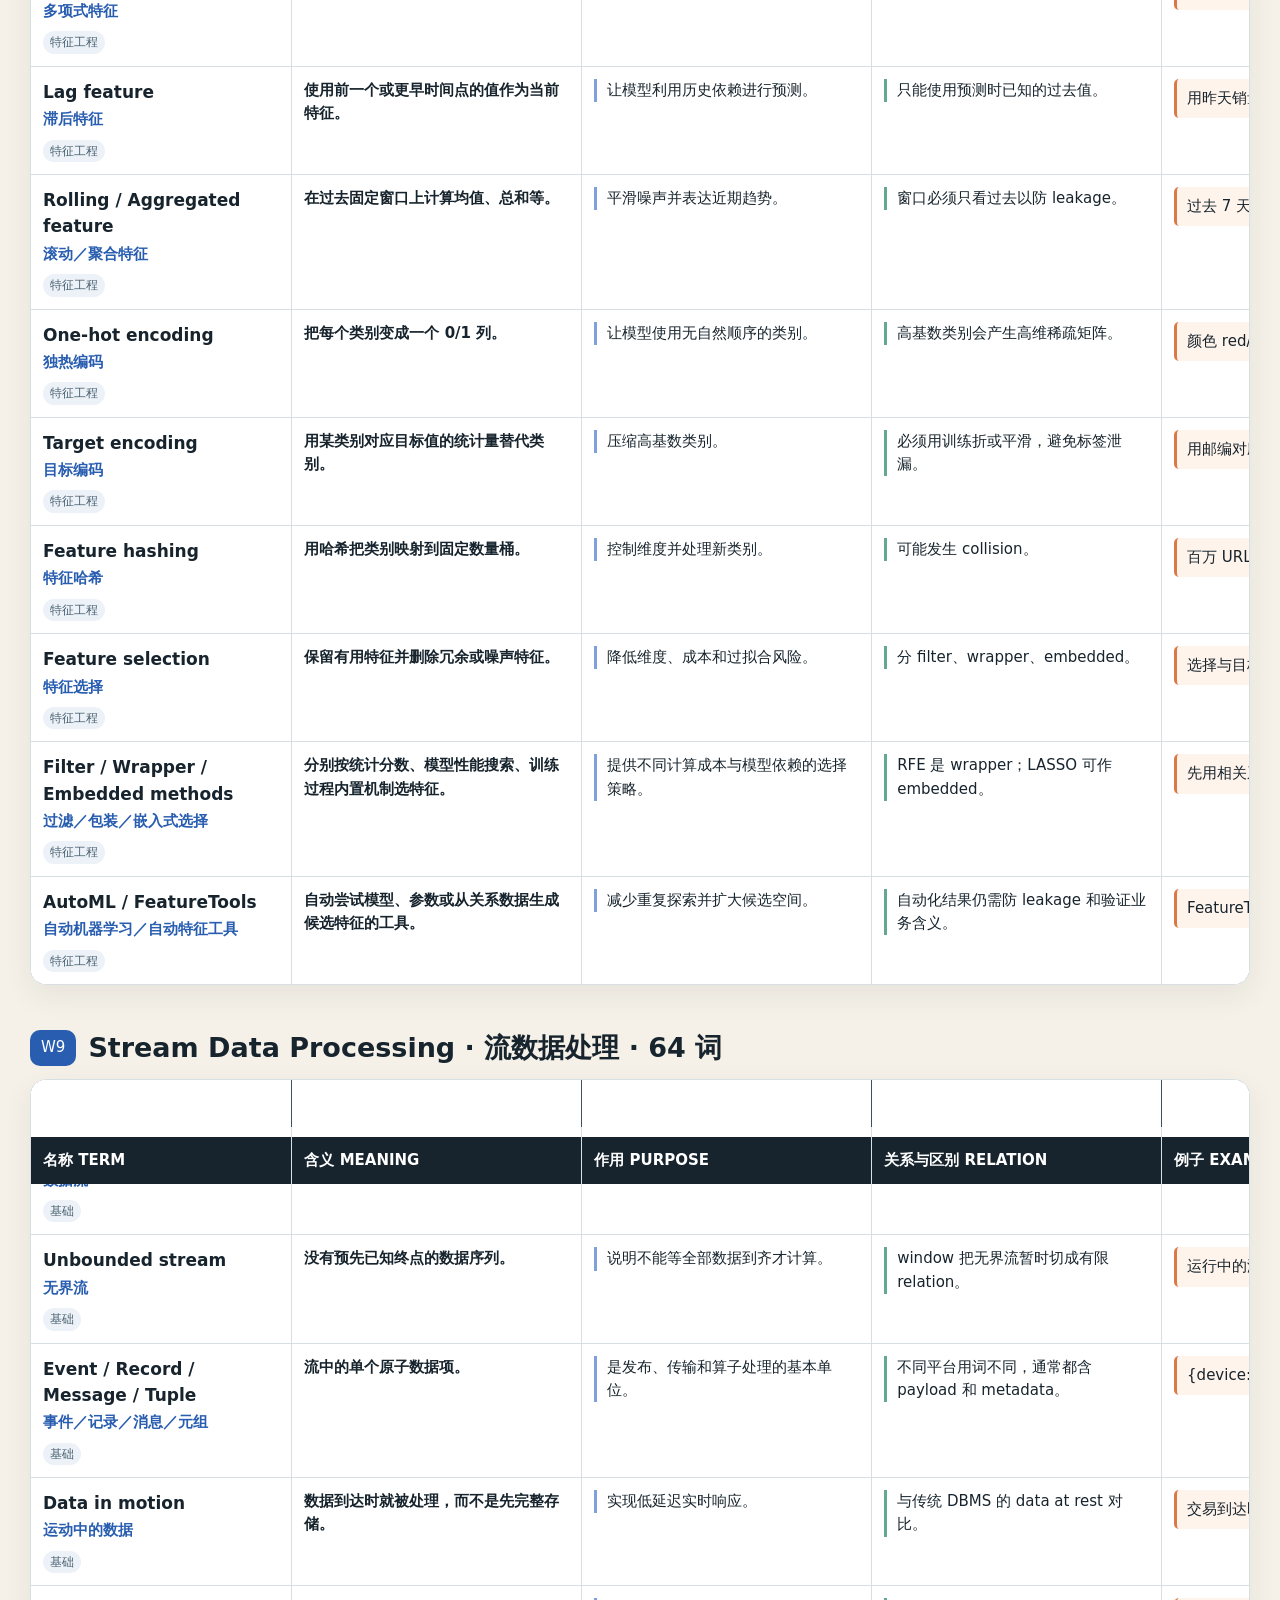
<file: glossary.html>
<!doctype html>
<html lang="zh-CN">
<head>
  <meta charset="utf-8">
  <meta name="viewport" content="width=device-width,initial-scale=1">
  <meta name="description" content="COMP5339 Quiz 2 W7-W10 全部考试相关专业名词逐项解释、作用、关系和例子">
  <title>COMP5339 W7–W10 全术语词典</title>
  <link rel="stylesheet" href="glossary.css">
</head>
<body>
  <header>
    <div><p class="eyebrow">SOURCE-AUDITED EXAM GLOSSARY</p><h1>W7–W10 全术语词典</h1><p>不是只列名词：每个术语都独立说明“是什么、有什么作用、和谁容易混、怎么用”。</p></div>
    <div class="actions"><a href="exam-table.html">48 项主题总表</a><a href="study.html">多模式复习</a><a href="index.html">完整讲解</a><button id="printButton">打印 / 保存 PDF</button></div>
  </header>
  <section class="reading"><b>最快使用法：</b><span>先看“含义”认词 → 看“作用”判断何时使用 → 看“关系”排除相似干扰项 → 用“例子”确认自己真的理解。</span></section>
  <nav id="weekNav"><button data-week="ALL" class="active">全部 281 词</button><button data-week="W7">W7 · 55</button><button data-week="W8">W8 · 75</button><button data-week="W9">W9 · 64</button><button data-week="W10">W10 · 87</button></nav>
  <section class="search"><input id="searchInput" type="search" placeholder="搜索英文、中文、作用或例子，例如 GiST、幂等、scale-up…"><span id="count"></span></section>
  <main id="tables"></main>
  <script src="glossary-data.js"></script>
  <script src="glossary.js"></script>
</body>
</html>
</file>
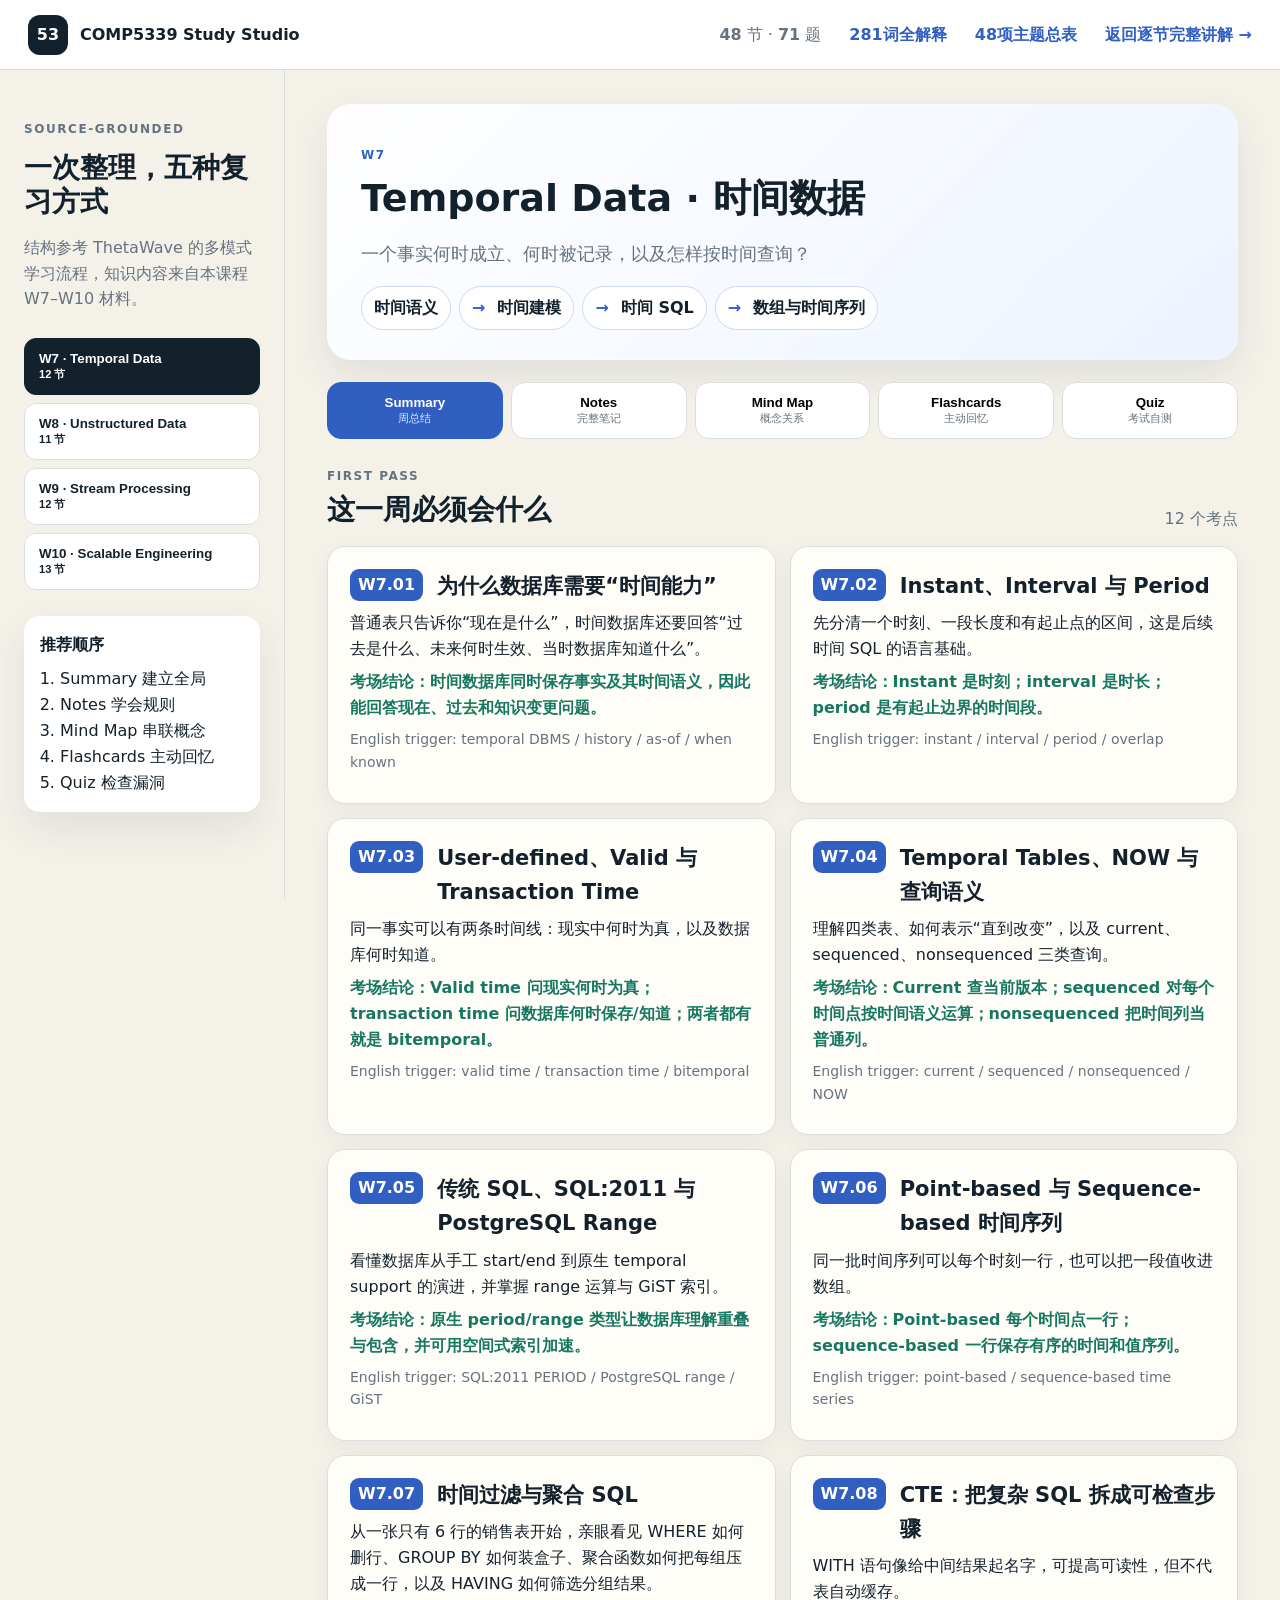
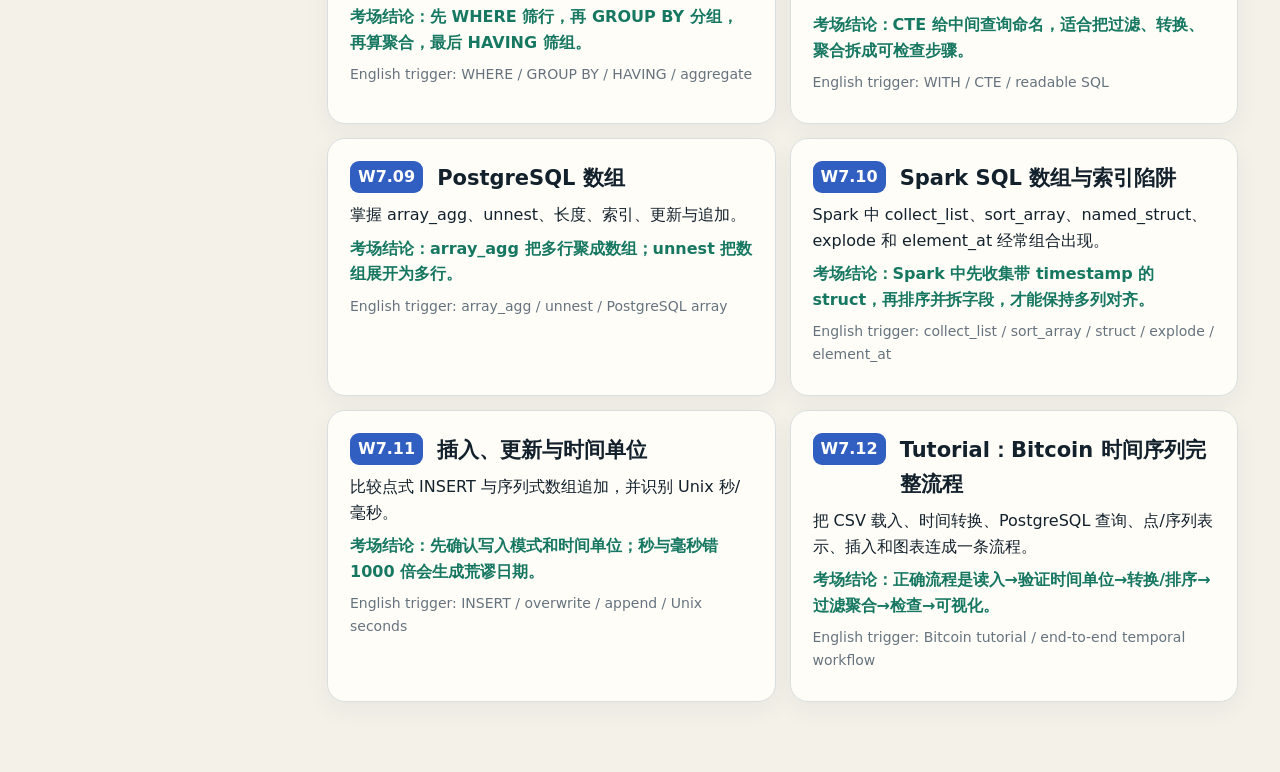
<file: study.html>
<!doctype html>
<html lang="zh-CN">
<head>
  <meta charset="utf-8">
  <meta name="viewport" content="width=device-width,initial-scale=1">
  <meta name="description" content="COMP5339 Quiz 2 W7-W10 多模式完整复习工作台">
  <title>COMP5339 W7–W10 Study Studio</title>
  <link rel="stylesheet" href="study.css">
</head>
<body>
  <header class="topbar">
    <a class="brand" href="index.html"><span>53</span><b>COMP5339 Study Studio</b></a>
    <div class="stats"><b id="lessonStat">48</b> 节 · <b id="quizStat">71</b> 题</div>
    <a class="back" href="glossary.html">281词全解释</a><a class="back" href="exam-table.html">48项主题总表</a><a class="back" href="index.html">返回逐节完整讲解 →</a>
  </header>
  <div class="shell">
    <aside class="sidebar">
      <p class="eyebrow">SOURCE-GROUNDED</p>
      <h1>一次整理，五种复习方式</h1>
      <p>结构参考 ThetaWave 的多模式学习流程，知识内容来自本课程 W7–W10 材料。</p>
      <nav id="weekNav"></nav>
      <div class="study-order"><b>推荐顺序</b><ol><li>Summary 建立全局</li><li>Notes 学会规则</li><li>Mind Map 串联概念</li><li>Flashcards 主动回忆</li><li>Quiz 检查漏洞</li></ol></div>
    </aside>
    <main>
      <section class="hero">
        <p class="eyebrow" id="weekLabel">W7</p>
        <h2 id="weekTitle"></h2>
        <p id="weekQuestion"></p>
        <div id="route" class="route"></div>
      </section>
      <nav class="modes" aria-label="学习模式">
        <button data-mode="summary" class="active">Summary<br><small>周总结</small></button>
        <button data-mode="notes">Notes<br><small>完整笔记</small></button>
        <button data-mode="map">Mind Map<br><small>概念关系</small></button>
        <button data-mode="cards">Flashcards<br><small>主动回忆</small></button>
        <button data-mode="quiz">Quiz<br><small>考试自测</small></button>
      </nav>
      <section id="content" class="content"></section>
    </main>
  </div>
  <script src="study-data.js"></script>
  <script src="study.js"></script>
</body>
</html>
</file>
<file: styles.css>
:root{--ink:#17222b;--muted:#5e6b73;--paper:#f7f4ed;--card:#fffdfa;--line:#d9d7cf;--blue:#2866d1;--blue-soft:#e8f0ff;--orange:#dc6b2f;--orange-soft:#fff0e6;--green:#16836d;--green-soft:#e5f6f0;--violet:#7656c9;--violet-soft:#f0ebff;--shadow:0 18px 50px rgba(31,44,53,.09)}
[hidden]{display:none!important}
*{box-sizing:border-box}html{scroll-behavior:smooth}body{margin:0;background:var(--paper);color:var(--ink);font-family:Inter,"Segoe UI","PingFang SC","Microsoft YaHei",sans-serif;line-height:1.65}.topbar{position:sticky;top:0;z-index:20;height:72px;display:flex;align-items:center;gap:18px;padding:0 24px;background:rgba(247,244,237,.94);backdrop-filter:blur(14px);border-bottom:1px solid var(--line)}.brand{display:flex;align-items:center;gap:10px;min-width:245px}.brand-mark{display:grid;place-items:center;width:40px;height:40px;border-radius:12px;background:var(--ink);color:white;font-weight:800}.brand div{display:flex;flex-direction:column;line-height:1.15}.brand small{color:var(--muted);margin-top:4px}.icon-button,.ghost-button,.primary-button,.secondary-button{font:inherit;cursor:pointer;border:0}.icon-button{width:40px;height:40px;border-radius:10px;background:white;border:1px solid var(--line);font-weight:700}.search{flex:1;max-width:650px;margin:auto;display:flex;align-items:center;gap:8px;background:white;border:1px solid var(--line);border-radius:14px;padding:0 14px}.search input{width:100%;height:44px;border:0;outline:0;background:transparent;font:inherit}.progress-pill{display:flex;align-items:baseline;gap:6px;padding:7px 12px;border-radius:12px;background:var(--green-soft);color:var(--green)}.progress-pill span:first-child{font-weight:800}.progress-pill span:last-child{font-size:.78rem}.layout{display:grid;grid-template-columns:300px minmax(0,1fr)}.sidebar{position:sticky;top:72px;height:calc(100vh - 72px);overflow:auto;border-right:1px solid var(--line);padding:25px 18px;background:#f2efe7}.sidebar-intro{padding:0 10px 14px}.sidebar h2{margin:2px 0}.sidebar p{color:var(--muted);font-size:.9rem}.eyebrow{font-size:.72rem!important;letter-spacing:.14em;font-weight:800;color:var(--blue)!important;margin:0}.nav-week{margin:8px 0 16px}.nav-week>button{width:100%;display:flex;justify-content:space-between;align-items:center;border:0;background:transparent;padding:8px 10px;font:inherit;font-weight:800;color:var(--ink);cursor:pointer}.nav-lessons{display:grid;gap:3px}.nav-lesson{display:flex;align-items:center;gap:8px;width:100%;text-align:left;padding:8px 10px;border:0;background:transparent;border-radius:9px;color:var(--muted);font:inherit;font-size:.88rem;cursor:pointer}.nav-lesson:hover,.nav-lesson.active{background:white;color:var(--ink)}.nav-lesson .check-dot{width:9px;height:9px;border:1.5px solid #9ba3a7;border-radius:50%;flex:0 0 auto}.nav-lesson.done .check-dot{background:var(--green);border-color:var(--green)}.ghost-button{padding:8px 12px;border-radius:9px;background:transparent;border:1px solid var(--line);color:var(--muted)}.main{min-width:0;padding:42px clamp(24px,5vw,78px) 80px}.hero{display:grid;grid-template-columns:1.05fr .95fr;gap:50px;align-items:center;min-height:420px}.hero h1{font-size:clamp(2.2rem,4vw,4.6rem);line-height:1.06;letter-spacing:-.045em;margin:12px 0 20px}.hero h1 em{font-style:normal;color:var(--blue)}.hero-copy{font-size:1.08rem;color:var(--muted);max-width:720px}.hero-actions{display:flex;gap:10px;margin-top:26px}.primary-button,.secondary-button{padding:11px 17px;border-radius:10px;font-weight:700}.primary-button{background:var(--ink);color:white}.secondary-button{background:white;color:var(--ink);border:1px solid var(--line)}.hero-map{display:grid;grid-template-columns:1fr auto 1fr;gap:10px;align-items:center}.hero-map i{font-style:normal;color:#98a0a4}.map-node{min-height:136px;border-radius:22px;padding:20px;display:flex;flex-direction:column;justify-content:center;box-shadow:var(--shadow)}.map-node b{font-size:.78rem;letter-spacing:.12em}.map-node span{font-size:1.55rem;font-weight:800}.map-node small{color:var(--muted)}.n1{background:var(--blue-soft)}.n2{background:var(--orange-soft)}.n3{background:var(--green-soft)}.n4{background:var(--violet-soft)}.dashboard{display:grid;grid-template-columns:repeat(2,minmax(0,1fr));gap:18px;margin-top:34px}.week-card{position:relative;overflow:hidden;padding:25px;border:1px solid var(--line);border-radius:22px;background:var(--card);cursor:pointer;transition:.2s}.week-card:hover{transform:translateY(-3px);box-shadow:var(--shadow)}.week-card>span{font-size:.75rem;font-weight:800;letter-spacing:.12em}.week-card h2{margin:5px 0}.week-card p{color:var(--muted)}.week-card b{font-size:.85rem}.week-card.w7{border-top:5px solid var(--blue)}.week-card.w8{border-top:5px solid var(--orange)}.week-card.w9{border-top:5px solid var(--green)}.week-card.w10{border-top:5px solid var(--violet)}.lesson-topline{display:flex;justify-content:space-between;align-items:center;margin-bottom:20px}.lesson-actions{display:flex;gap:7px}.lesson-header{padding:28px;border-radius:24px;background:var(--card);border:1px solid var(--line);margin-bottom:18px}.lesson-header .crumb{font-size:.78rem;color:var(--blue);font-weight:800;letter-spacing:.1em}.lesson-header h1{font-size:clamp(2rem,4vw,3.7rem);line-height:1.08;letter-spacing:-.035em;margin:8px 0 12px}.lesson-header p{font-size:1.05rem;color:var(--muted);max-width:850px}.source-tag{display:inline-block;padding:4px 8px;border-radius:6px;background:#ece9e1;color:var(--muted);font-size:.76rem;margin-right:5px}.learning-goals{display:grid;grid-template-columns:repeat(3,minmax(0,1fr));gap:10px;margin-top:18px}.goal{padding:10px 12px;border-radius:10px;background:var(--blue-soft);font-size:.86rem}.lesson-section{background:var(--card);border:1px solid var(--line);border-radius:20px;padding:24px;margin:14px 0}.lesson-section h2{font-size:1.55rem;margin:0 0 12px}.lesson-section h3{margin:18px 0 7px}.lesson-section p{margin:7px 0}.concept-grid,.compare-grid,.mini-grid{display:grid;grid-template-columns:repeat(2,minmax(0,1fr));gap:12px}.mini-grid{grid-template-columns:repeat(3,minmax(0,1fr))}.concept{padding:15px;border-radius:14px;background:#f3f1eb;border:1px solid var(--line)}.concept b{display:block;margin-bottom:5px}.concept.blue{background:var(--blue-soft)}.concept.orange{background:var(--orange-soft)}.concept.green{background:var(--green-soft)}.concept.violet{background:var(--violet-soft)}.flow{display:flex;align-items:stretch;gap:7px;overflow-x:auto;padding:10px 2px}.flow-node{flex:1;min-width:120px;padding:14px 10px;border-radius:12px;text-align:center;background:var(--blue-soft);border:1px solid #c9d9f6}.flow-arrow{align-self:center;color:var(--muted);font-weight:800}.diagram{padding:18px;border-radius:16px;background:#f2f0e9;border:1px dashed #c9c6bc;overflow:auto}.timeline{display:grid;grid-template-columns:130px 1fr;gap:16px 12px;align-items:center}.track{height:8px;background:#d9d8d2;position:relative;border-radius:4px}.track i{position:absolute;top:-5px;width:18px;height:18px;border-radius:50%;background:var(--blue)}.track i.orange{background:var(--orange)}table{width:100%;border-collapse:collapse;margin:12px 0;font-size:.94rem}th,td{text-align:left;vertical-align:top;padding:10px;border-bottom:1px solid var(--line)}th{background:#efede7;font-weight:800}code,pre{font-family:"Cascadia Code",Consolas,monospace}code{padding:1px 5px;border-radius:4px;background:#ebe9e3;font-size:.88em}pre{overflow:auto;background:#17222b;color:#eef4f6;border-radius:14px;padding:16px;line-height:1.5;font-size:.88rem}.callout{padding:12px 15px;border-left:4px solid var(--blue);background:var(--blue-soft);margin:12px 0}.callout.warn{border-color:var(--orange);background:var(--orange-soft)}.callout.good{border-color:var(--green);background:var(--green-soft)}.quiz-box{background:#17222b;color:white;border-radius:18px;padding:20px}.quiz-box h3{margin-top:0}.quiz-option{display:block;width:100%;text-align:left;padding:10px 12px;margin:7px 0;border-radius:9px;border:1px solid #51606a;background:#22313a;color:white;font:inherit;cursor:pointer}.quiz-option.correct{background:#176f5e}.quiz-option.wrong{background:#8a3d2d}.quiz-explain{display:none;padding-top:8px;color:#cad4d8}.quiz-explain.show{display:block}.figure{margin:16px 0}.figure img{width:100%;border-radius:14px;border:1px solid var(--line)}.figure figcaption{color:var(--muted);font-size:.82rem}.term-row{display:flex;gap:8px;flex-wrap:wrap}.term{padding:5px 9px;border:1px solid var(--line);border-radius:999px;background:white;font-size:.82rem}.mastery-box{margin-top:20px;padding:18px;border-radius:16px;background:var(--green-soft);border:1px solid #bddfd5}.mastery-box label{display:flex;gap:12px;align-items:flex-start}.mastery-box input{width:20px;height:20px}.mastery-box span{display:flex;flex-direction:column}.mastery-box small{color:var(--muted)}.section-heading h1{font-size:3rem;margin:6px 0}.result-card{padding:18px;margin:10px 0;border:1px solid var(--line);border-radius:15px;background:white;cursor:pointer}.result-card p{color:var(--muted)}mark{background:#ffe58f}.hidden{display:none!important}
@media(max-width:1000px){.layout{grid-template-columns:1fr}.sidebar{position:fixed;z-index:30;left:0;top:72px;width:300px;transform:translateX(-102%);transition:.2s;box-shadow:var(--shadow)}.sidebar.open{transform:none}.hero{grid-template-columns:1fr}.hero-map{max-width:700px}.topbar .progress-pill{display:none}.main{padding:30px 22px 70px}}
@media(max-width:680px){.topbar{padding:0 12px}.brand{min-width:0}.brand small{display:none}.search{position:absolute;top:72px;left:12px;right:12px;max-width:none;box-shadow:var(--shadow)}.main{padding-top:76px}.dashboard,.concept-grid,.compare-grid,.mini-grid,.learning-goals{grid-template-columns:1fr}.hero-map{grid-template-columns:1fr}.hero-map i{transform:rotate(90deg);text-align:center}.hero h1{font-size:2.55rem}.lesson-section{padding:18px}.timeline{grid-template-columns:1fr}.progress-pill{display:none}}

.key-definition{padding:18px;border-radius:16px;background:#173f7a;color:white;margin:14px 0}
.key-definition small{display:block;color:#bcd5ff;font-weight:800;letter-spacing:.1em;margin-bottom:5px}
.key-definition strong{font-size:1.18rem;line-height:1.55}
.recap-card{position:relative;overflow:hidden;border:2px solid #b9ccef;background:linear-gradient(145deg,#f8fbff 0%,#eef4ff 58%,#f5f1ff 100%)}
.recap-card:after{content:"";position:absolute;right:-55px;top:-55px;width:150px;height:150px;border-radius:50%;background:rgba(40,102,209,.08)}
.recap-label{color:var(--blue);font-size:.75rem;font-weight:900;letter-spacing:.12em;margin-bottom:5px}
.recap-card h2{padding-right:70px;margin-bottom:14px}
.recap-summary{padding:13px 15px;border-radius:12px;background:white;border-left:5px solid var(--blue);box-shadow:0 5px 18px rgba(40,102,209,.07)}
.recap-summary b{color:var(--blue)}
.recap-flow{margin:13px 0}.recap-flow .flow-node{background:white;min-width:145px}.recap-flow .flow-node small{display:inline-grid;place-items:center;width:22px;height:22px;border-radius:50%;background:var(--blue);color:white;font-weight:800}
.recap-prompt{padding:12px 14px;border-radius:12px;background:var(--green-soft);border:1px solid #bddfd5}.recap-prompt b{color:var(--green)}
.recap-toggle{display:block;width:100%;margin:13px 0 0;padding:12px 16px;border:0;border-radius:12px;background:var(--ink);color:white;font:inherit;font-weight:800;cursor:pointer;transition:.18s}
.recap-toggle:hover{background:var(--blue);transform:translateY(-1px)}
.recap-answer{margin-top:13px;padding-top:2px;animation:recapReveal .2s ease-out}.recap-check{padding:11px 14px;border-radius:12px;background:white;border:1px solid #bddfd5}.recap-check b{color:var(--green)}
@keyframes recapReveal{from{opacity:0;transform:translateY(-5px)}to{opacity:1;transform:none}}
.exam-trigger{margin-bottom:9px;padding:9px 13px;border-radius:10px;background:#fff;border:1px dashed #9bb6e8;color:#33445a}.exam-trigger b{color:var(--blue)}
.exam-grid{display:grid;grid-template-columns:minmax(0,1.25fr) minmax(260px,.75fr);gap:12px;align-items:start}
.exam-must,.exam-code{padding:14px 16px;border-radius:13px;background:#fff;border:1px solid #d3def2}
.exam-must>b,.exam-code>b{display:block;color:var(--blue);margin-bottom:6px}.exam-must ul{margin:4px 0;padding-left:1.25rem}.exam-must li{margin:5px 0}
.exam-code pre{margin:7px 0 0;padding:12px;font-size:.82rem;white-space:pre-wrap}
.exam-trap{margin-top:11px;padding:11px 14px;border-radius:11px;background:var(--orange-soft);border-left:5px solid var(--orange)}
.cheat-downloads{display:flex;gap:9px;flex-wrap:wrap;margin-top:12px}.cheat-downloads a{display:inline-block;padding:9px 12px;border-radius:9px;background:#fff;border:1px solid #9bb6e8;color:var(--blue);font-weight:800;text-decoration:none}.cheat-downloads a:hover{background:var(--blue-soft)}
@media(max-width:760px){.exam-grid{grid-template-columns:1fr}}
.sql-token-table td:first-child{width:22%;white-space:nowrap;font-weight:700}.sql-token-table td:nth-child(2){width:20%;color:var(--muted)}.sql-token-table code{color:#0e5c50;background:#dff3ec}.sql-token-table tbody tr:hover{background:#f7f4ec}
@media(max-width:760px){.sql-token-table{font-size:.84rem}.sql-token-table th,.sql-token-table td{padding:8px 6px}.sql-token-table td:first-child{white-space:normal}}
pre::selection,pre *::selection{background:#ffd166;color:#17222b;text-shadow:none}
</file>
<file: exam-table.css>
:root{--ink:#17242d;--blue:#285db0;--line:#d8dfe3;--paper:#fff;--muted:#66737b;--warm:#f5f1e8;--green:#15735c;--orange:#9d471e}*{box-sizing:border-box}body{margin:0;background:var(--warm);color:var(--ink);font:15px/1.55 system-ui,-apple-system,"Segoe UI","Microsoft YaHei",sans-serif}header{max-width:1600px;margin:0 auto;padding:34px 32px 24px;display:flex;justify-content:space-between;gap:30px;align-items:end}.eyebrow{color:var(--blue);font-weight:850;letter-spacing:.13em;font-size:12px}h1{font-size:42px;margin:0;line-height:1.1}header p{color:var(--muted);margin:.5rem 0}.actions{display:flex;gap:8px;flex-wrap:wrap}.actions a,.actions button,#weekNav button{border:1px solid var(--line);background:#fff;color:var(--ink);border-radius:10px;padding:9px 13px;text-decoration:none;font-weight:750;cursor:pointer}.actions button{background:var(--ink);color:#fff}#weekNav{position:sticky;top:0;z-index:5;display:flex;gap:8px;padding:12px 32px;background:rgba(245,241,232,.96);backdrop-filter:blur(8px);border-block:1px solid var(--line)}#weekNav button.active{background:var(--blue);color:#fff;border-color:var(--blue)}.search{max-width:1600px;margin:18px auto;padding:0 32px;display:flex;align-items:center;gap:16px}.search input{flex:1;min-width:0;border:1px solid var(--line);background:#fff;border-radius:13px;padding:13px 15px;font-size:16px}.search span{white-space:nowrap;font-weight:750;color:var(--muted)}main{max-width:1600px;margin:auto;padding:0 32px 70px}.week-section{margin:26px 0 40px}.week-title{display:flex;align-items:center;gap:12px;margin:0 0 10px}.week-title span{background:var(--blue);color:#fff;border-radius:10px;padding:6px 11px}.week-title h2{font-size:27px;margin:0}.table-wrap{overflow:auto;border:1px solid var(--line);border-radius:16px;background:#fff;box-shadow:0 10px 30px rgba(25,40,52,.07)}table{width:100%;border-collapse:collapse;table-layout:fixed;min-width:1180px}th{position:sticky;top:57px;z-index:2;background:#17242d;color:#fff;text-align:left;padding:13px;border-right:1px solid #40515d}td{vertical-align:top;padding:13px;border-right:1px solid var(--line);border-bottom:1px solid var(--line)}tr:last-child td{border-bottom:0}th:nth-child(1){width:19%}th:nth-child(2){width:22%}th:nth-child(3){width:25%}th:nth-child(4){width:34%}.name{font-size:17px;font-weight:820}.number{display:inline-block;background:#e8effc;color:var(--blue);padding:2px 7px;border-radius:7px;margin-right:6px}.trigger{margin-top:8px;color:var(--muted);font-size:13px}.trigger b{color:var(--blue)}.concept{font-weight:650}.relation{border-left:3px solid #8aa9df;padding-left:10px}.example{color:#293740}.code{white-space:pre-wrap;background:#16242d;color:#d7f5e9;border-radius:9px;padding:9px;margin-top:9px;font:12px/1.45 Consolas,monospace}.trap{margin-top:9px;padding:8px 9px;border-radius:8px;background:#fff0e8;color:var(--orange)}.empty{background:#fff;border:1px solid var(--line);padding:30px;border-radius:14px;text-align:center}
@media(max-width:720px){header{display:block;padding:24px 16px 16px}h1{font-size:31px}.actions{margin-top:16px}#weekNav{padding:10px 16px;overflow:auto}.search,main{padding-inline:16px}.table-wrap{overflow:visible;border:0;background:transparent;box-shadow:none}table,tbody,tr,td{display:block;min-width:0;width:100%}thead{display:none}tr{background:#fff;border:1px solid var(--line);border-radius:15px;margin-bottom:13px;overflow:hidden}td{border:0;border-bottom:1px solid var(--line);padding:13px}td:last-child{border-bottom:0}td:before{display:block;font-size:11px;letter-spacing:.12em;font-weight:850;color:var(--blue);margin-bottom:5px}td:nth-child(1):before{content:"名称 / NAME"}td:nth-child(2):before{content:"概念 / CONCEPT"}td:nth-child(3):before{content:"关系 / RELATION"}td:nth-child(4):before{content:"例子 / EXAMPLE"}.week-title h2{font-size:23px}}
@media print{body{background:#fff;font-size:9pt}header{padding:0 0 10px}.actions,#weekNav,.search{display:none}main{padding:0;max-width:none}.week-section{break-before:page;margin:0}.week-section:first-child{break-before:auto}.table-wrap{border:0;box-shadow:none;overflow:visible}table{min-width:0;table-layout:fixed}th{position:static;padding:5px}td{padding:5px;break-inside:avoid}.code,.trap{font-size:7.5pt;padding:4px;margin-top:4px}h1{font-size:22pt}.week-title{margin-top:6px}}
</file>
<file: glossary.css>
:root{--ink:#17242d;--blue:#285db0;--line:#d8dfe3;--muted:#66737b;--warm:#f5f1e8;--teal:#17745f}*{box-sizing:border-box}body{margin:0;background:var(--warm);color:var(--ink);font:15px/1.55 system-ui,-apple-system,"Segoe UI","Microsoft YaHei",sans-serif}header{max-width:1700px;margin:0 auto;padding:32px 30px 22px;display:flex;justify-content:space-between;gap:28px;align-items:end}.eyebrow{color:var(--blue);font-weight:850;letter-spacing:.13em;font-size:12px}h1{font-size:42px;line-height:1.08;margin:0}header p{color:var(--muted);margin:.55rem 0}.actions{display:flex;gap:8px;flex-wrap:wrap}.actions a,.actions button,#weekNav button{border:1px solid var(--line);background:#fff;color:var(--ink);border-radius:10px;padding:9px 12px;text-decoration:none;font-weight:750;cursor:pointer}.actions button{background:var(--ink);color:#fff}.reading{max-width:1640px;margin:0 auto 16px;padding:12px 15px;background:#e7f2ed;border-left:4px solid var(--teal);border-radius:9px}.reading b{color:var(--teal);margin-right:8px}#weekNav{position:sticky;top:0;z-index:5;display:flex;gap:8px;padding:12px 30px;background:rgba(245,241,232,.97);backdrop-filter:blur(8px);border-block:1px solid var(--line)}#weekNav button.active{background:var(--blue);color:#fff;border-color:var(--blue)}.search{max-width:1700px;margin:18px auto;padding:0 30px;display:flex;align-items:center;gap:15px}.search input{flex:1;min-width:0;border:1px solid var(--line);background:#fff;border-radius:13px;padding:13px 15px;font-size:16px}.search span{font-weight:760;color:var(--muted);white-space:nowrap}main{max-width:1700px;margin:auto;padding:0 30px 70px}.week-section{margin:26px 0 42px}.week-title{display:flex;align-items:center;gap:12px;margin:0 0 10px}.week-title span{background:var(--blue);color:#fff;border-radius:10px;padding:6px 11px}.week-title h2{font-size:27px;margin:0}.table-wrap{overflow:auto;border:1px solid var(--line);border-radius:16px;background:#fff;box-shadow:0 10px 30px rgba(25,40,52,.07)}table{width:100%;border-collapse:collapse;table-layout:fixed;min-width:1450px}th{position:sticky;top:57px;z-index:2;background:var(--ink);color:#fff;text-align:left;padding:12px;border-right:1px solid #40515d}td{vertical-align:top;padding:12px;border-right:1px solid var(--line);border-bottom:1px solid var(--line)}tr:last-child td{border-bottom:0}th:nth-child(1){width:18%}th:nth-child(2){width:20%}th:nth-child(3){width:20%}th:nth-child(4){width:20%}th:nth-child(5){width:22%}.term{font-size:17px;font-weight:830}.cn{display:block;margin-top:3px;color:var(--blue);font-weight:720}.category{display:inline-block;margin-top:8px;padding:2px 7px;border-radius:999px;background:#edf2f8;color:#496171;font-size:12px}.concept{font-weight:640}.purpose{border-left:3px solid #7fa0dc;padding-left:10px}.relation{border-left:3px solid #63a893;padding-left:10px}.example{background:#fff4ec;border-left:3px solid #db7845;padding:8px 10px;border-radius:5px}.empty{background:#fff;border:1px solid var(--line);padding:30px;border-radius:14px;text-align:center}
@media(max-width:720px){header{display:block;padding:23px 15px 15px}h1{font-size:30px}.actions{margin-top:15px}.reading{margin:0 15px 14px}#weekNav{padding:10px 15px;overflow:auto}.search,main{padding-inline:15px}.search{align-items:stretch;flex-direction:column;gap:7px}.table-wrap{overflow:visible;border:0;background:transparent;box-shadow:none}table,tbody,tr,td{display:block;min-width:0;width:100%}thead{display:none}tr{background:#fff;border:1px solid var(--line);border-radius:15px;margin-bottom:13px;overflow:hidden}td{border:0;border-bottom:1px solid var(--line);padding:12px}td:last-child{border-bottom:0}td:before{display:block;font-size:11px;letter-spacing:.11em;font-weight:850;color:var(--blue);margin-bottom:5px}td:nth-child(1):before{content:"名称 / TERM"}td:nth-child(2):before{content:"含义 / MEANING"}td:nth-child(3):before{content:"作用 / PURPOSE"}td:nth-child(4):before{content:"关系与区别 / RELATION"}td:nth-child(5):before{content:"例子 / EXAMPLE"}.week-title h2{font-size:22px}}
@media print{body{background:#fff;font-size:8.2pt}header{padding:0 0 8px}.actions,#weekNav,.search,.reading{display:none}main{padding:0;max-width:none}.week-section{break-before:page;margin:0}.week-section:first-child{break-before:auto}.table-wrap{border:0;box-shadow:none;overflow:visible}table{min-width:0;table-layout:fixed}th{position:static;padding:4px}td{padding:4px;break-inside:avoid}.category{margin-top:3px}h1{font-size:20pt}.week-title{margin-top:6px}}
</file>
<file: study.css>
:root{--ink:#13212c;--muted:#66737e;--blue:#315fc1;--pale:#edf3ff;--line:#d9dfdf;--paper:#fffdf8;--green:#177861;--orange:#bc5c22;--shadow:0 16px 40px rgba(27,44,61,.09)}
*{box-sizing:border-box}body{margin:0;background:#f4f1e9;color:var(--ink);font:16px/1.62 system-ui,-apple-system,"Segoe UI","Microsoft YaHei",sans-serif}.topbar{height:70px;padding:0 28px;background:#fff;display:flex;align-items:center;gap:28px;border-bottom:1px solid var(--line);position:sticky;top:0;z-index:5}.brand{display:flex;align-items:center;gap:12px;color:var(--ink);text-decoration:none}.brand span{display:grid;place-items:center;width:40px;height:40px;border-radius:12px;background:var(--ink);color:#fff;font-weight:800}.stats{margin-left:auto;color:var(--muted)}.back{color:var(--blue);font-weight:700;text-decoration:none}.shell{display:grid;grid-template-columns:285px minmax(0,1fr);max-width:1500px;margin:auto}.sidebar{padding:38px 24px;position:sticky;top:70px;height:calc(100vh - 70px);overflow:auto;border-right:1px solid var(--line)}.sidebar h1{font-size:28px;line-height:1.2;margin:.3rem 0}.sidebar p{color:var(--muted)}.eyebrow{font-size:12px;font-weight:800;letter-spacing:.13em;color:var(--blue)}#weekNav{display:grid;gap:8px;margin:26px 0}#weekNav button{border:1px solid var(--line);background:#fff;text-align:left;padding:12px 14px;border-radius:12px;font-weight:750;color:var(--ink);cursor:pointer}#weekNav button.active{background:var(--ink);color:#fff;border-color:var(--ink)}.study-order{background:#fff;border-radius:16px;padding:16px;box-shadow:var(--shadow)}.study-order ol{padding-left:20px;margin:.5rem 0 0}main{padding:34px 42px 70px;min-width:0}.hero{background:linear-gradient(135deg,#fff,#edf3ff);padding:30px 34px;border-radius:24px;box-shadow:var(--shadow)}.hero h2{font-size:38px;line-height:1.15;margin:.2rem 0}.hero>p:last-of-type{font-size:18px;color:var(--muted)}.route{display:flex;flex-wrap:wrap;gap:8px;margin-top:18px}.route span{padding:8px 12px;border-radius:99px;background:#fff;border:1px solid #cdd9f1;font-weight:700}.route span+span:before{content:"→";margin-right:12px;color:var(--blue)}.modes{display:grid;grid-template-columns:repeat(5,1fr);gap:8px;margin:22px 0}.modes button{padding:12px;border:1px solid var(--line);border-radius:14px;background:#fff;font-weight:800;cursor:pointer}.modes small{font-weight:500;color:var(--muted)}.modes button.active{background:var(--blue);color:#fff;border-color:var(--blue)}.modes button.active small{color:#dbe7ff}.content{min-height:500px}.section-title{display:flex;align-items:end;justify-content:space-between;margin:28px 0 14px}.section-title h3{font-size:28px;margin:0}.section-title p{color:var(--muted);margin:0}.lesson-card,.summary-card,.quiz-card,.flashcard-shell,.map-shell{background:var(--paper);border:1px solid var(--line);border-radius:18px;padding:22px;margin-bottom:14px;box-shadow:0 8px 24px rgba(27,44,61,.05)}.lesson-head{display:flex;gap:14px;align-items:start}.lesson-no{background:var(--blue);color:#fff;border-radius:9px;padding:3px 8px;font-weight:800;white-space:nowrap}.lesson-card h4,.summary-card h4{font-size:21px;margin:0}.trigger{color:var(--muted);font-size:14px}.decision{font-size:17px;font-weight:720;border-left:4px solid var(--blue);padding-left:12px}.lesson-card ul{margin:.5rem 0}.code{white-space:pre-wrap;background:#14212b;color:#d6f5e7;border-radius:12px;padding:13px;overflow:auto;font:14px/1.5 Consolas,monospace}.trap{background:#fff1e8;color:#8e3e15;border-radius:10px;padding:10px 12px}.summary-grid{display:grid;grid-template-columns:repeat(2,minmax(0,1fr));gap:14px}.summary-card{margin:0}.summary-card p{margin:.45rem 0}.answer-line{color:var(--green);font-weight:800}.map-shell{overflow:auto}.mindmap{display:grid;grid-template-columns:180px 1fr;gap:20px;align-items:center;min-width:700px}.map-root{background:var(--ink);color:#fff;border-radius:16px;padding:20px;text-align:center;font-weight:800}.map-branches{display:grid;gap:10px}.map-branch{display:grid;grid-template-columns:130px 1fr;gap:10px;align-items:center}.map-branch>b{background:var(--pale);border-radius:12px;padding:11px;color:var(--blue)}.map-leaves{display:flex;flex-wrap:wrap;gap:8px}.map-leaves span{background:#fff;border:1px solid var(--line);border-radius:10px;padding:8px 10px}.flashcard-shell{text-align:center;min-height:390px;display:flex;flex-direction:column}.card-progress{color:var(--muted)}.flashcard{flex:1;border:0;border-radius:18px;background:linear-gradient(145deg,#14212b,#263a49);color:#fff;padding:34px;cursor:pointer;display:grid;place-items:center;text-align:center}.flashcard h3{font-size:28px;margin:.5rem}.flashcard p{font-size:19px}.flashcard .hint{font-size:13px;color:#b9c6cf}.card-actions,.quiz-actions{display:flex;gap:10px;justify-content:center;margin-top:14px}.card-actions button,.quiz-actions button,.quiz-option{border:1px solid var(--line);background:#fff;border-radius:10px;padding:10px 15px;cursor:pointer;font-weight:700}.quiz-card h3{font-size:21px}.quiz-option{display:block;width:100%;text-align:left;margin:8px 0}.quiz-option.correct{background:#e6f7f0;border-color:#6dbca5}.quiz-option.wrong{background:#fff0ec;border-color:#d98f73}.quiz-explain{display:none;background:var(--pale);padding:12px;border-radius:10px;margin-top:12px}.quiz-explain.show{display:block}.scorebox{background:var(--ink);color:#fff;border-radius:16px;padding:16px 20px;margin-bottom:15px;display:flex;justify-content:space-between}.full-link{display:inline-block;color:var(--blue);font-weight:800;margin-top:10px}
@media(max-width:850px){.topbar{padding:0 14px}.stats{display:none}.shell{display:block}.sidebar{position:static;height:auto;border:0;padding:24px}.study-order{display:none}main{padding:12px}.hero h2{font-size:29px}.modes{grid-template-columns:repeat(2,1fr)}.summary-grid{grid-template-columns:1fr}.back{font-size:13px}.route span+span:before{display:none}}
</file>
